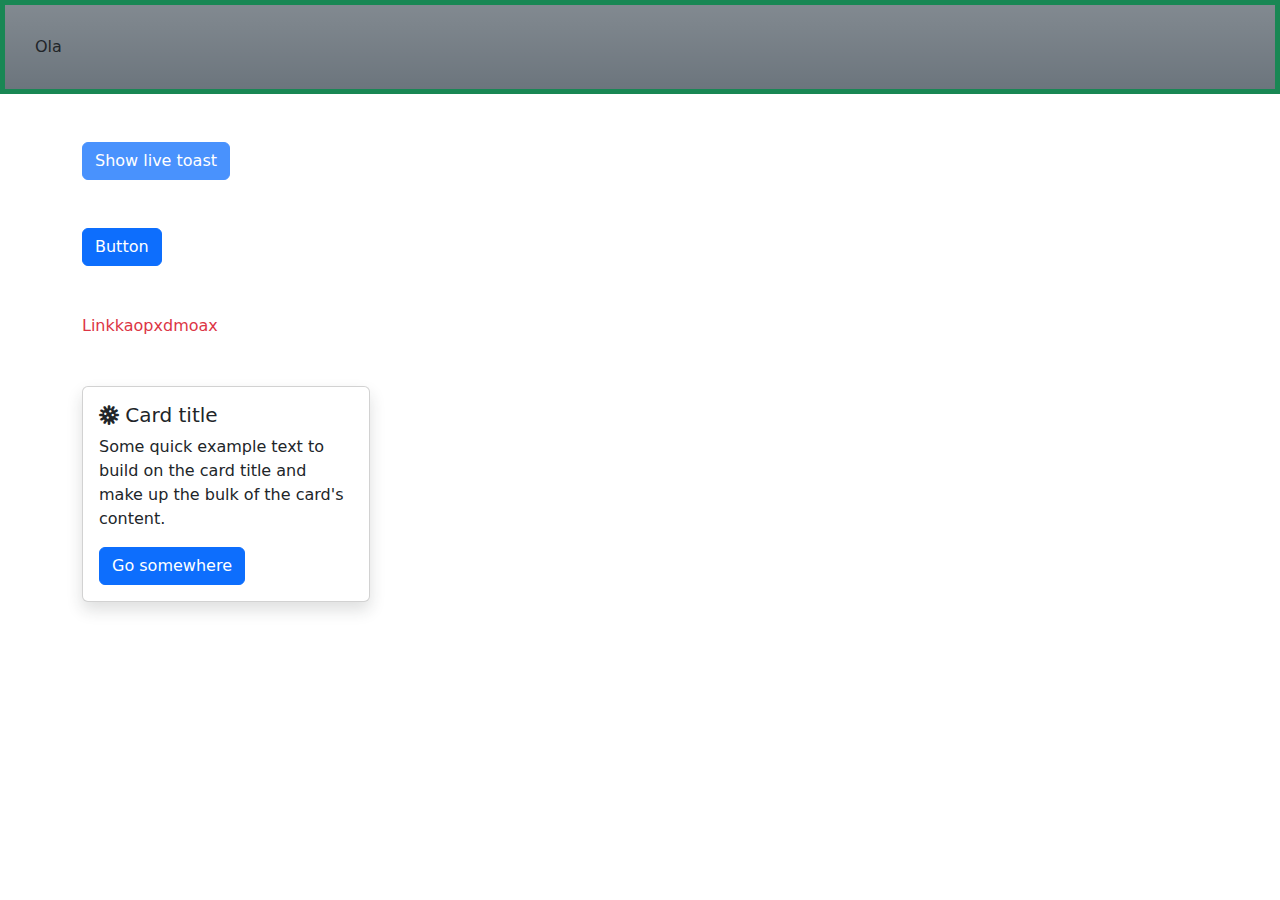
<file: index.html>
<!DOCTYPE html>
<html lang="pt-br">
<head>
    <meta charset="UTF-8">
    <meta http-equiv="X-UA-Compatible" content="IE=edge">
    <meta name="viewport" content="width=device-width, initial-scale=1.0">
    <link rel="stylesheet" href="css/bootstrap.min.css">
    <!--Esse é o link do css, q possui um monte de icones do bootstrap-->
    <link rel="stylesheet" href="https://cdn.jsdelivr.net/npm/bootstrap-icons@1.10.3/font/bootstrap-icons.css">
    <link rel="stylesheet" href="css/outrosestilos.css">
    <style>
      /* E esse é o pacote de icones sendo importados*/
      @import url("https://cdn.jsdelivr.net/npm/bootstrap-icons@1.10.3/font/bootstrap-icons.css");
    </style>
    <title>Document</title>
</head>
<body>
  <!--Esse é o efeito gradiente, ta no doc na utilities/background-->
<div style="padding: 30px;" class="bg-secondary bg-gradient border border-success border-5 ">
  <p style="padding-bottom: 0; margin: 0;" >Ola</p>
</div>
<div class="container">
  <div class="row">
    <div class="col-6 mt-5">
      <!--Esse é o toast é basicamente uma notificação, q pode ser usada por exemplo quando um usuário se cadastar no site, ai mostra tipo: cadastrado com sucesso!-->
      <!--Esse é o opacity que esta no doc utilites/opacity, ele deixa esse efeito-->
      <button type="button" class="btn btn-primary opacity-75" id="liveToastBtn">Show live toast</button>
      <!--Com essas classes top-50,end-0,etc.. faz com que a notificação fique no meio a direita, tem várias posições no doc components/toasts-->
      <div class="toast-container position-fixed bottom-0 end-0 p-3 top-50 end-0 translate-middle-y">
        <!--Essa propriedade delay é para colocar a quantidade de tempo q vc quer fiquei mostrando a notificação, nesse caso é 10000ms, então da 10 segundos-->
        <div id="liveToast" data-bs-delay="10000" class="toast bg-danger" role="alert" aria-live="assertive" aria-atomic="true">
          <div class="toast-header">
          <img style="width: 20%;" src="img/agnar.jpg" class="rounded me-2">
          <strong class="me-auto">OLHA O TÍTULO</strong>
          <small>Faz alguns minutos</small>
          <button type="button" data-bs-toggle="tooltip" title="Another tooltip" data-bs-placement="top"class="btn-close" data-bs-dismiss="toast" aria-label="Close"></button>
      </div>
        <div class="toast-body">
        <b>Isso é uma mensagem</b>
      </div>
        </div>
      </div>
    </div>
  </div>
  <button class="btn btn-primary mt-5" data-bs-toggle="tooltip" title="tooltip" data-bs-placement="top" type="submit">Button</button>

  <a href="#" style="display: block; text-decoration: none;" class="mt-5 link-danger">Linkkaopxdmoax</a>

  <div class="mt-5">
    <!--Essa classe shadow, deixa esse efeito 3d, tem varios tipos no doc utilities/shadow-->
    <div class="card shadow" style="width: 18rem;">
      <div class="card-body">
        <!--Isso é um icone do bootstrap, é só colar o comando q esta na pagina, ou colocar entre <i> e colcoar a classe, q é o bi de bootstrap e icone ai depois acresentar o bi mais o nome do icone-->
        <h5 class="card-title"><i class="bi bi-virus"></i> Card title</h5>
        <p class="card-text">Some quick example text to build on the card title and make up the bulk of the card's content.</p>
        <!--Com essa clase stretched-link, faz com que todo o card seja clicavel com o link q esta no botão, mas a div pai tem q ter posição relative, normalmente os cards do bootstrap ja são, mas isso pode ser usado em outros lugares então tem q ter essa posição-->
        <a href="#" class="btn btn-primary stretched-link">Go somewhere</a>
      </div>
    </div>
  </div>

  <!--<div class="mt-5">
    <div class="ratio ratio-16x9">
      <iframe src="https://www.youtube.com/embed/nOxRUSgUR4?rel=0" title="YouTube video" allowfullscreen></iframe>-->
    </div>
  </div>
</div>





<script>
  const tooltipTriggerList = document.querySelectorAll('[data-bs-toggle="tooltip"]')
  const tooltipList = [...tooltipTriggerList].map(tooltipTriggerEl => new bootstrap.Tooltip(tooltipTriggerEl))
</script> 

<script>
  const toastTrigger = document.getElementById('liveToastBtn')
const toastLiveExample = document.getElementById('liveToast')
if (toastTrigger) {
  toastTrigger.addEventListener('click', () => {
    const toast = new bootstrap.Toast(toastLiveExample)

    toast.show()
  })
}
</script>
<script src="js/bootstrap.bundle.min.js"></script>
</body>
</html>
</file>
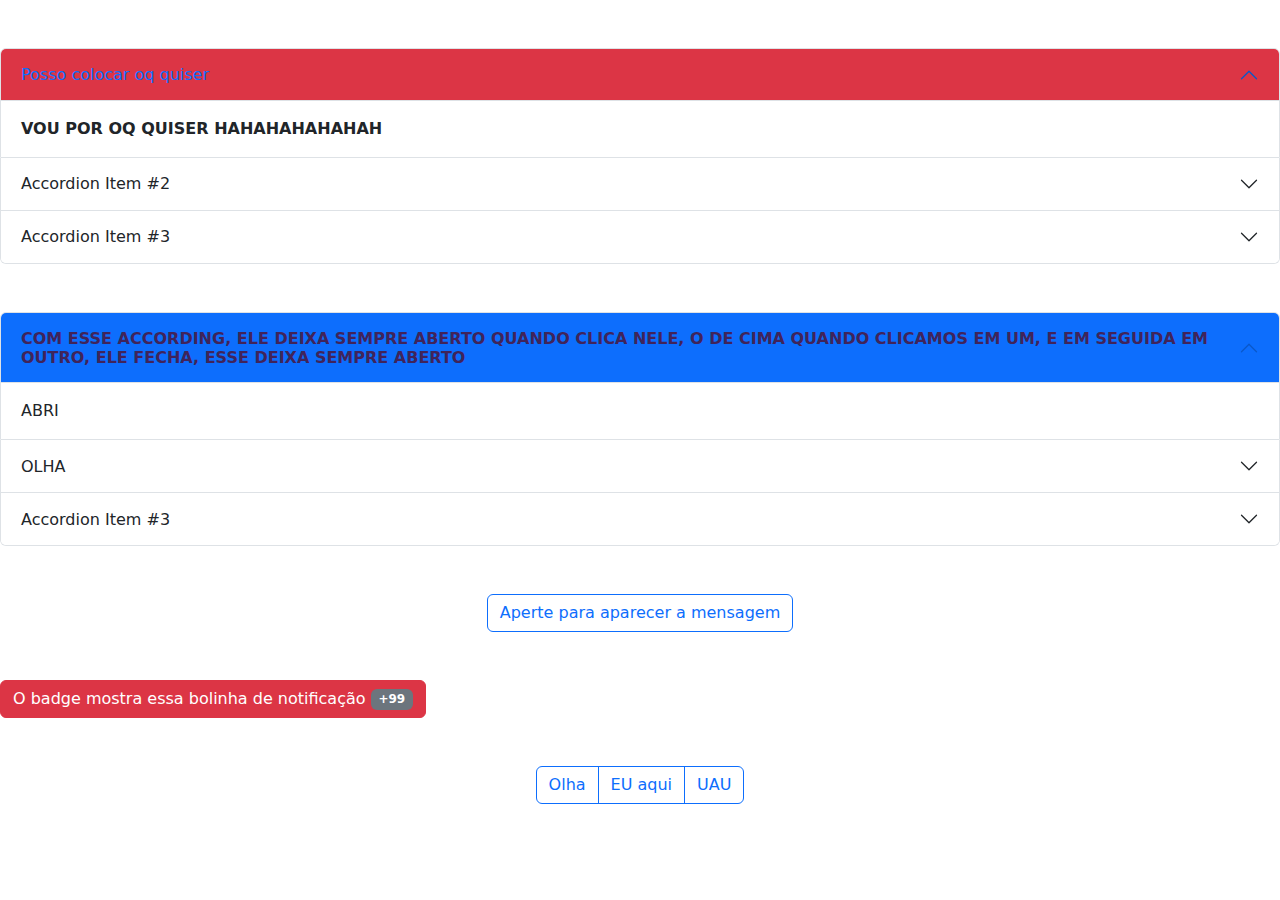
<file: according-button-alert-etc.html>
<!DOCTYPE html>
<html lang="pt-br">
<head>
    <meta charset="UTF-8">
    <meta http-equiv="X-UA-Compatible" content="IE=edge">
    <meta name="viewport" content="width=device-width, initial-scale=1.0">
    <link rel="stylesheet" href="css/bootstrap.min.css">
    <title>Document</title>
</head>
<body>
  <!--Esse é um according-->
<div class="mb-5 mt-5">
  <div class="accordion" id="accordionExample">
    <div class="accordion-item">
      <h2 class="accordion-header" id="headingOne">
        <!--Com o bg-mais uma cor do bootstrap, ele muda a cor do background, com o text-mais uma cor do bootstrap, ele muda a cor do texto-->
        <button class="accordion-button bg-danger text-primary" type="button" data-bs-toggle="collapse" data-bs-target="#collapseOne" aria-expanded="true" aria-controls="collapseOne">
          Posso colocar oq quiser
        </button>
      </h2>
      <div id="collapseOne" class="accordion-collapse collapse show" aria-labelledby="headingOne" data-bs-parent="#accordionExample">
        <div class="accordion-body">
          <b>VOU POR OQ QUISER HAHAHAHAHAHAH</b>
        </div>
      </div>
    </div>
    <div class="accordion-item">
      <h2 class="accordion-header" id="headingTwo">
        <button class="accordion-button collapsed" type="button" data-bs-toggle="collapse" data-bs-target="#collapseTwo" aria-expanded="false" aria-controls="collapseTwo">
          Accordion Item #2
        </button>
      </h2>
      <div id="collapseTwo" class="accordion-collapse collapse" aria-labelledby="headingTwo" data-bs-parent="#accordionExample">
        <div class="accordion-body">
          <strong>This is the second item's accordion body.</strong> It is hidden by default, until the collapse plugin adds the appropriate classes that we use to style each element. These classes control the overall appearance, as well as the showing and hiding via CSS transitions. You can modify any of this with custom CSS or overriding our default variables. It's also worth noting that just about any HTML can go within the <code>.accordion-body</code>, though the transition does limit overflow.
        </div>
      </div>
    </div>
    <div class="accordion-item">
      <h2 class="accordion-header" id="headingThree">
        <button class="accordion-button collapsed" type="button" data-bs-toggle="collapse" data-bs-target="#collapseThree" aria-expanded="false" aria-controls="collapseThree">
          Accordion Item #3
        </button>
      </h2>
      <div id="collapseThree" class="accordion-collapse collapse" aria-labelledby="headingThree" data-bs-parent="#accordionExample">
        <div class="accordion-body">
          <strong>This is the third item's accordion body.</strong> It is hidden by default, until the collapse plugin adds the appropriate classes that we use to style each element. These classes control the overall appearance, as well as the showing and hiding via CSS transitions. You can modify any of this with custom CSS or overriding our default variables. It's also worth noting that just about any HTML can go within the <code>.accordion-body</code>, though the transition does limit overflow.
        </div>
      </div>
    </div>
  </div>
</div>

<div class="mt-5 mb-5">
  <div class="accordion" id="accordionPanelsStayOpenExample">
    <div class="accordion-item">
      <h2 class="accordion-header" id="panelsStayOpen-headingOne">
        <button style="color: rgb(64, 36, 90);" class="accordion-button bg-primary" type="button" data-bs-toggle="collapse" data-bs-target="#panelsStayOpen-collapseOne" aria-expanded="true" aria-controls="panelsStayOpen-collapseOne">
          <b>COM ESSE ACCORDING, ELE DEIXA SEMPRE ABERTO QUANDO CLICA NELE, O DE CIMA QUANDO CLICAMOS EM UM, E EM SEGUIDA EM OUTRO, ELE FECHA, ESSE DEIXA SEMPRE ABERTO</b>
        </button>
      </h2>
      <div id="panelsStayOpen-collapseOne" class="accordion-collapse collapse show" aria-labelledby="panelsStayOpen-headingOne">
        <div class="accordion-body">
          ABRI
        </div>
      </div>
    </div>
    <div class="accordion-item">
      <h2 class="accordion-header" id="panelsStayOpen-headingTwo">
        <button class="accordion-button collapsed" type="button" data-bs-toggle="collapse" data-bs-target="#panelsStayOpen-collapseTwo" aria-expanded="false" aria-controls="panelsStayOpen-collapseTwo">
          OLHA
        </button>
      </h2>
      <div id="panelsStayOpen-collapseTwo" class="accordion-collapse collapse" aria-labelledby="panelsStayOpen-headingTwo">
        <div class="accordion-body">
          TO ABERTO
        </div>
      </div>
    </div>
    <div class="accordion-item">
      <h2 class="accordion-header" id="panelsStayOpen-headingThree">
        <button class="accordion-button collapsed" type="button" data-bs-toggle="collapse" data-bs-target="#panelsStayOpen-collapseThree" aria-expanded="false" aria-controls="panelsStayOpen-collapseThree">
          Accordion Item #3
        </button>
      </h2>
      <div id="panelsStayOpen-collapseThree" class="accordion-collapse collapse" aria-labelledby="panelsStayOpen-headingThree">
        <div class="accordion-body">
          <strong>This is the third item's accordion body.</strong> It is hidden by default, until the collapse plugin adds the appropriate classes that we use to style each element. These classes control the overall appearance, as well as the showing and hiding via CSS transitions. You can modify any of this with custom CSS or overriding our default variables. It's also worth noting that just about any HTML can go within the <code>.accordion-body</code>, though the transition does limit overflow.
        </div>
      </div>
    </div>
  </div>
</div>
<!--Tem vários tipos de alertas, no component/alerts-->
<!--Usando o d-none, o display ficará none, desta maneira a mensagem irá sumir-->
<div class=" d-none alert alert-warning alert-dismissible fade show" id="Alertando" role="alert">
  <strong>Estou em negrito, mas como sou strong tenho mais valor para o navegador</strong>, lembre-se disso!
  <button type="button" class="btn-close" data-bs-dismiss="alert" aria-label="Close"></button>
</div>
<div class="mb-5 text-center">
  <button onclick="apareca()" type="button" class="btn btn-outline-primary">Aperte para aparecer a mensagem</button>
</div>

<div class="mb-5">
  <!--Da para alterar a cor colando btn-nome da cor ou fazer usando o style, o texto muda colcoando text-nome da cor, na parte de components/badge tem vários modos de usar essa notificação-->
  <!--nessa mesma documentação tem a parte de breadcump, q seria a propriedade q mostra o caminho, tipo vc ta no menu/configurações/atualização , tipo isso -->
  <button type="button" class="btn btn-danger">
    O badge mostra essa bolinha de notificação <span class="badge text-bg-secondary">+99</span>
  </button>
</div>

<div class="mb-5 text-center">
  <!--Bem, esse é o buttongroup, é basicamente um monete de botão junto, esse é tipo radio da para amrcar vários ao mesmo tempo, tem vários tipos na doc components/buttongroup -->
  <div class="btn-group" role="group" aria-label="Basic checkbox toggle button group">
    <input type="checkbox" class="btn-check" id="btncheck1" autocomplete="off">
    <label class="btn btn-outline-primary" for="btncheck1">Olha</label>
  
    <input type="checkbox" class="btn-check" id="btncheck2" autocomplete="off">
    <label class="btn btn-outline-primary" for="btncheck2">EU aqui</label>
  
    <input type="checkbox" class="btn-check" id="btncheck3" autocomplete="off">
    <label class="btn btn-outline-primary" for="btncheck3">UAU</label>
  </div>
</div>

<script src="js/bootstrap.bundle.min.js"></script>
<script>
  //Com esse mini scirpt feito em javascript, faz com que quando o botão é clicado, aquele alerta apareça.
  function apareca(){
    var Alertando = document.getElementById('Alertando')
    Alertando.classList.toggle('d-none')
  }
</script>
</body>
</html>
</file>
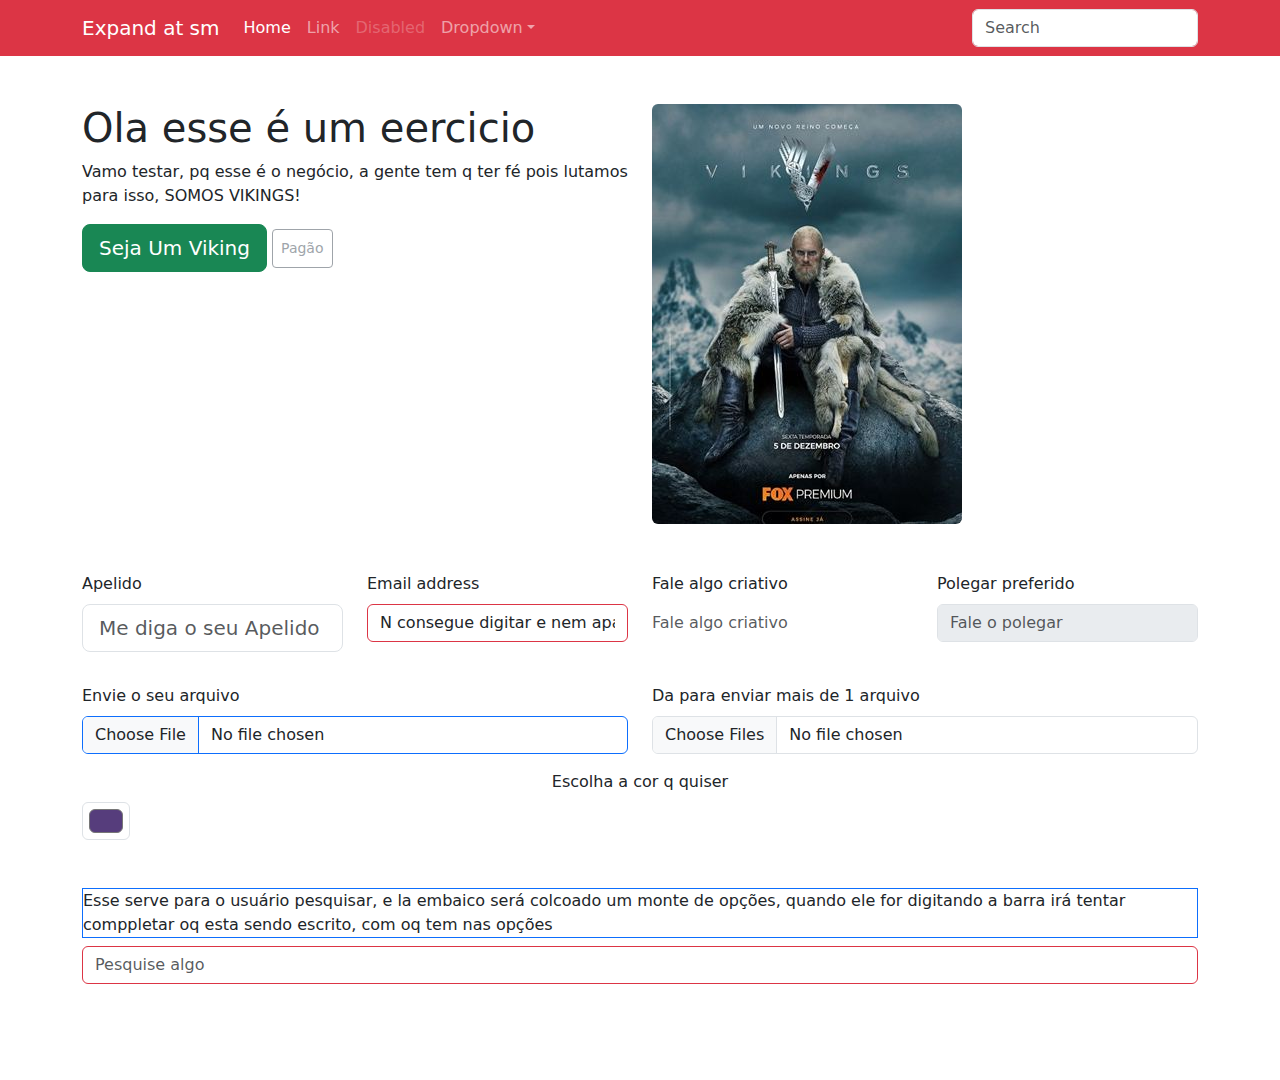
<file: Formularios+navbar+tabelas,etc.html>
<!DOCTYPE html>
<html lang="pt-br">
<head>
    <meta charset="UTF-8">
    <meta http-equiv="X-UA-Compatible" content="IE=edge">
    <meta name="viewport" content="width=device-width, initial-scale=1.0">
    <link rel="stylesheet" href="css/bootstrap.min.css">
    <title>Document</title>
</head>
<body>
    <!--Para mudar a cor desse cabeçalho, é só colocar o bg- e coloacr o nome q esta la na documentação do bootstrap, nesse caso foi o danger q é o vermelho, ou coloque a cor no modo tradicional, o style: background-color: e a cor (CSS), e a cor da fonte pode mudar no navbar-, e o nome nesse caso o dark deixa elas branca e o light deixa preto-->
    <nav class="navbar navbar-expand-sm navbar-dark bg-danger" aria-label="Third navbar example">
        <!--O container é meio q a forma de deixar o conteúdo em um bloco, o bootstrap já tem classes pré prontas, se eu colocar a class container e um div e por em volta na navbar, ele irá meio q da uma margem nos lados(meio q colocando em uma caixa) se eu colocar dentro da navbar cmomo agora, o fluid significa q ele vai preencher a área toda, mas se tirar ele irá deixar a margem no conteúdo-->
        <div class="container">
          <a class="navbar-brand" href="#">Expand at sm</a>
          <button class="navbar-toggler" type="button" data-bs-toggle="collapse" data-bs-target="#navbarsExample03" aria-controls="navbarsExample03" aria-expanded="false" aria-label="Toggle navigation">
            <span class="navbar-toggler-icon"></span>
          </button>
    
          <div class="collapse navbar-collapse" id="navbarsExample03">
            <ul class="navbar-nav me-auto mb-2 mb-sm-0">
              <li class="nav-item">
                <a class="nav-link active" aria-current="page" href="#">Home</a>
              </li>
              <li class="nav-item">
                <a class="nav-link" href="#">Link</a>
              </li>
              <li class="nav-item">
                <a class="nav-link disabled">Disabled</a>
              </li>
              <li class="nav-item dropdown">
                <a class="nav-link dropdown-toggle" href="#" data-bs-toggle="dropdown" aria-expanded="false">Dropdown</a>
                <ul class="dropdown-menu">
                  <li><a class="dropdown-item" href="#">Action</a></li>
                  <li><a class="dropdown-item" href="#">Another action</a></li>
                  <li><a class="dropdown-item" href="#">Something else here</a></li>
                </ul>
              </li>
            </ul>
            <form role="search">
              <input class="form-control" type="search" placeholder="Search" aria-label="Search">
            </form>
          </div>
        </div>
      </nav>
      <!--Estou utilizando classes já prontas, só pelos nomes já dá para imaginar, o row é em formato de linha , o col é emcoluna, container é para deixar tipo em caixa com aqueles espaços ao lado, colando col-algum número, da par alterar o seu tamanho na tela, quando esta dentro de um container o tamanho total é 12. O border é a as bordas né, e o bg é a cor do fundo como visto antes-->
      <div class="container">
        <div class="row">
            <!--Quando é colocando o lg depois do col, quer dizer q essa configuração de tamanho só vai ser feita em telas largas, na documentação tem as abreviaçãoes de vários tipos de telas, junto com os seus pixels(layouts/breakponts). Da para colocar mais de uma configuração de telas, colocando por exemplo o col-md, col-sm com os seus respectivos tamanhos, toda vez q o aparelho for sm vai ter essa configuração e por ai vai-->

            <!--Com a classe m é possivel colocar a margem, é só colcoar o m  e adireção no caso mt é margin top, na documentação na aprte de utilities e spacing, mostra as direções certas e o espaço pode varia de 1 a 5, o 5 é o maior, o padding é a mesma coisa só q é p inves de m-->
            <div class="col-md-6 col-sm-7 mt-5 " >
                <h1>Ola esse é um eercicio</h1>
                <p>Vamo testar, pq esse é o negócio, a gente tem q ter fé pois lutamos para isso, SOMOS VIKINGS!</p>
                <!--Isso abaixo é um botão, só troquei o bottom pelo a, para poder colcoar link caso queira, com o btn-lg, eu aumentei o tamnho do botão, se colocasse o btn- sm ele ficaria menor e por ai vai...-->
                <a href="#" class="btn btn-success btn-lg ">Seja Um Viking</a>
                <button type="button" class="btn btn-outline-secondary btn-sm p-2" disabled>Pagão</button>
            </div>
            <!--A classe img-fluid é tipo o max-width ou o cover, q faz com q a imagem se adapt ao tamanho do bloco tipo colcoar o width em 100%-->
            <div class="col-md-6 col-sm-5 mt-5">
                <!--O img-thumbnail faz com que a imagem fique com uma moldura em volta, o rounded faz com que as bordas fiquem arredondadas, caso queira alterar a posição dela, na documentação, cotnent/images mostrar os comandos certos-->
                <img class="img-fluid rounded mb-5" src="img/vikings.jpg">
            </div>
            
            <div class="mb-5">
              <div class="row">
                <div class="col">
                  <div class="mb-3">
                    <label for="Apelido" class="form-label">Apelido</label>
                    <!--Colocando o form-control-lg, o campo do formulário ficara maior, se colocar sm icará pequeno, para ver melhor é so ir nos docs, forms/control-forms-->
                    <input type="text" class="form-control form-control-lg id="Apelido" placeholder="Me diga o seu Apelido">
                  </div>
                </div>
                <div class="col">
                  <div class="mb-3">
                    <label for="exampleFormControlInput1" class="form-label">Email address</label>
                    <!--Colocando o readonly no final, e colocando um value q no caso é algo q ficara escrito no campo, o usuario so consegue ler e copiar oq esta escrito. Com a classe border border-e u nome de cor q desejar q tem no bootstrap, a cor das bordas do input serão alteradas-->
                    <input type="email" class=" border border-danger form-control" id="exampleFormControlInput1" value="N consegue digitar e nem apagar, só copiar" placeholder="name@example.com"  readonly>
                  </div>
                </div>
                <div class="col">
                  <div class="mb-3">
                    <label for="criatividade" class="form-label">Fale algo criativo</label>
                    <!--Com a clase form-control-plaintext, as bordas do input somem, somente quando o usuário clica aparece-->
                    <input type="text" class="form-control form-control-plaintext" id="criatividade"  placeholder="Fale algo criativo">
                  </div>
                </div>
                <div class="col">
                  <div class="mb-3">
                    <label for="polegar" class="form-label">Polegar preferido</label>
                    <!--QUando é colocado o disabled no final, n é possivel preencher o campo-->
                    <input type="text" class="form-control" id="polegar" placeholder="Fale o polegar" disabled>
                  </div>
                </div>
              </div>
             <div> 
              <div class="row">
              <div class="col">
                <div class="mb-3 mt-3">
                <!--Esse campo permite q o usuário escolha uma arquivo para enviar, pode ser formatado da mesma maneira q os outros-->
                <label for="formFile" class="form-label">Envie o seu arquivo</label>
                <input class="form-control border border-primary" type="file" id="formFile">
              </div>
            </div>
              <div class="col">
               <div class="mb-3 mt-3">
                <label for="formFileMultiple" class="form-label">Da para enviar mais de 1 arquivo</label>
                <!--Colocando esse multiple no final, faz com q seja possível colcoar mais de 1 arquivo-->
                <input class="form-control" type="file" id="formFileMultiple" multiple>
              </div>
              
              </div>
            </div>
            </div>
            <!--Com esse é possível escolher uma cor-->
            <div class="text-center">
             <label for="exampleColorInput" class="form-label">Escolha a cor q quiser</label>
             <input type="color" class="form-control form-control-color" id="exampleColorInput" value="#563d7c" title="Choose your color">
            </div>
            <div class="mt-5 mb-5">
            <label for="exampleDataList" class="form-label border border-primary">Esse serve para o usuário pesquisar, e la embaico será colcoado um monte de opções, quando ele for digitando a barra irá tentar comppletar oq esta sendo escrito, com oq tem nas opções</label>
            <input class="form-control border border-danger" list="datalistOptions" id="exampleDataList" placeholder="Pesquise algo">
            <datalist id="datalistOptions">
              <option value="San Francisco">
              <option value="New York">
              <option value="Seattle">
              <option value="Los Angeles">
              <option value="Chicago">
              <option value="fruta">
              <option value="abacate"> 
            </datalist>
          </div>
          </div>
      </div>
<script src="js/bootstrap.bundle.min.js"></script>
</body>
</html>
</file>
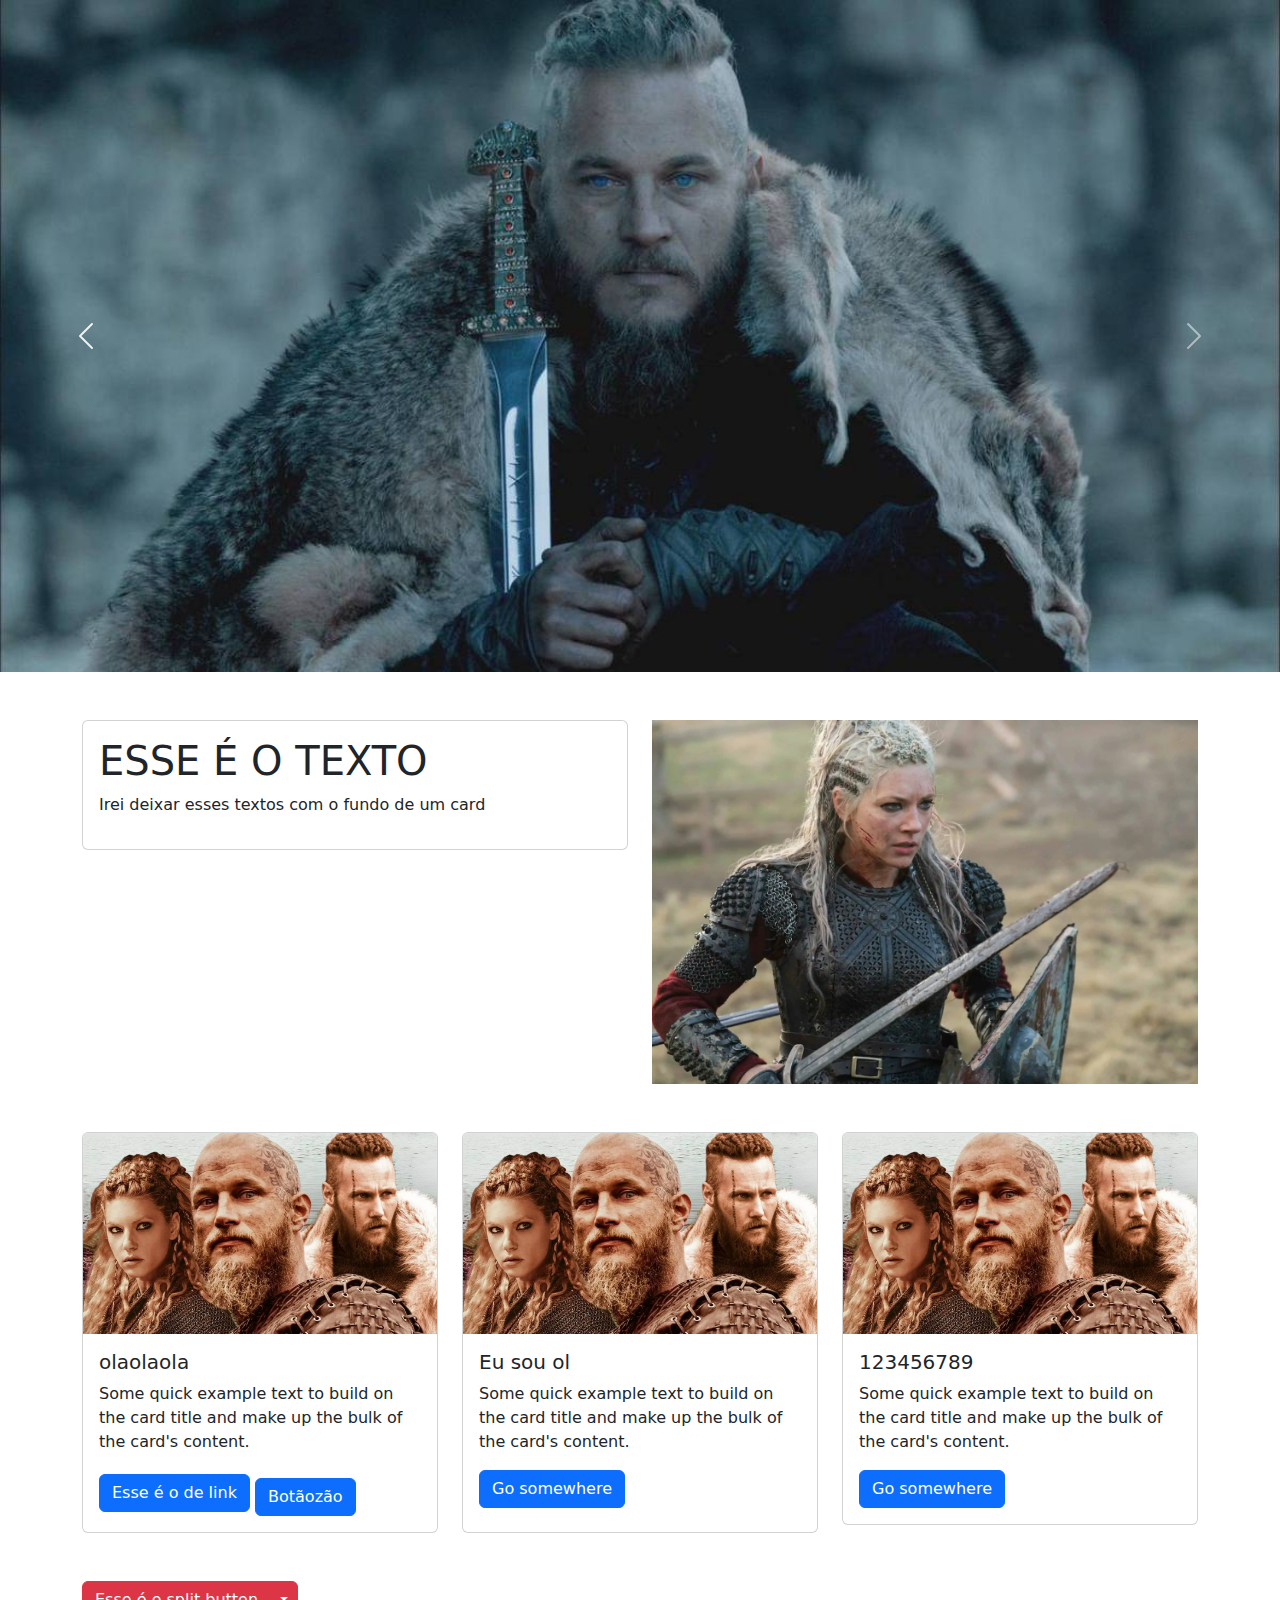
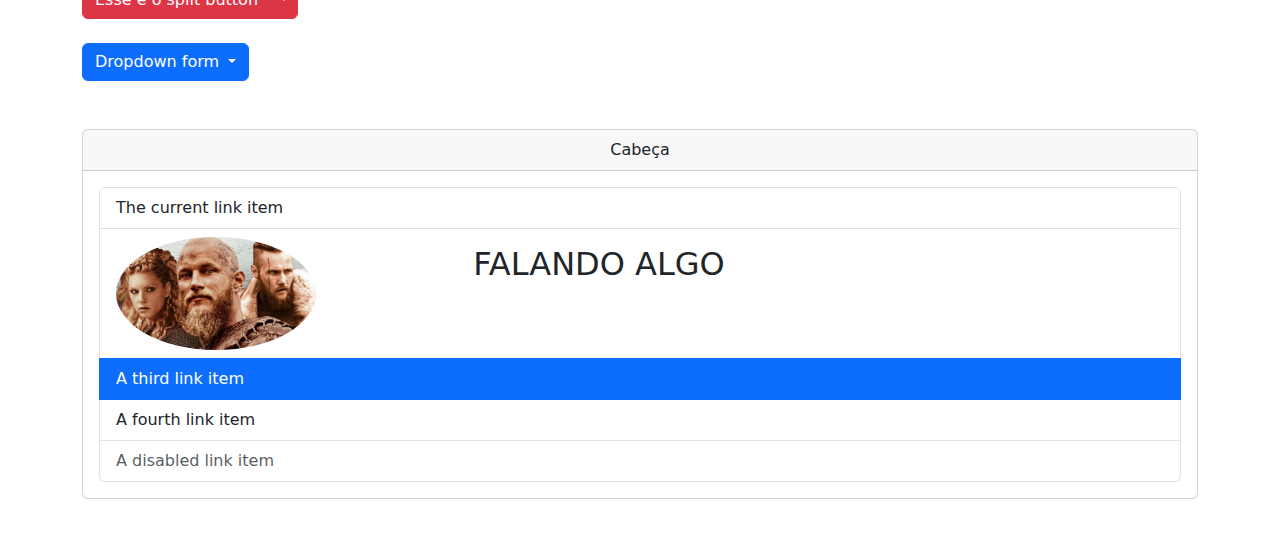
<file: Listsgroups+dropdwon+cards+etc.html>
<!DOCTYPE html>
<html lang="pt-br">

<head>
  <meta charset="UTF-8">
  <meta http-equiv="X-UA-Compatible" content="IE=edge">
  <meta name="viewport" content="width=device-width, initial-scale=1.0">
  <link rel="stylesheet" href="css/bootstrap.min.css">
  <title>Document</title>
</head>

<body>
  <div class="row">
    <!--Esses são os carroseus, n precisa ser necessariamente imagens neles, podem ser qualquer componente, cards,forms,videos,etc... esse é o autoplaying, ele fica passando automaticamente, la na class do carousel, tem o carousel-fade q é esse efeito q esta passando-->
    <div id="carouselExampleAutoplaying" class="carousel slide carousel-fade" data-bs-ride="carousel">
      <div class="carousel-inner">
        <div class="carousel-item active">
          <img src="img/agnar.jpg" class="d-block w-100" alt="...">
        </div>
        <div class="carousel-item">
          <img src="img/alexander-ludwig-vikings-season-6-history.jpg" class="d-block w-100" alt="...">
        </div>
        <div class="carousel-item">
          <img src="img/encarar.jpg" class="d-block w-100" alt="...">
        </div>
      </div>
      <button class="carousel-control-prev" type="button" data-bs-target="#carouselExampleAutoplaying"
        data-bs-slide="prev">
        <span class="carousel-control-prev-icon" aria-hidden="true"></span>
        <span class="visually-hidden">Previous</span>
      </button>
      <button class="carousel-control-next" type="button" data-bs-target="#carouselExampleAutoplaying"
        data-bs-slide="next">
        <span class="carousel-control-next-icon" aria-hidden="true"></span>
        <span class="visually-hidden">Next</span>
      </button>
    </div>
  </div>
  <div class="container">
    <div class="row">
      <div class="col-6 mt-5">
        <div class="card">
          <div class="card-body">
            <p class="h1">ESSE É O TEXTO</p>
            <p>Irei deixar esses textos com o fundo de um card</p>
          </div>
        </div>
      </div>
      <div class="col-6 mt-5">
        <img class="img-fluid" src="img/largetyha.jpg">
      </div>
      <div class="col-4 mt-5 mb-5">
        <div class="card">
          <img src="img/Vikings-7-temp.jpg" class="card-img-top img-fluid" alt="...">
          <div class="card-body">
            <h5 class="card-title">olaolaola</h5>
            <p class="card-text">Some quick example text to build on the card title and make up the bulk of the card's
              content.</p>
            <!--Esse é o collapse, esta no doc componentes/collapse. Com ele é possóvel q quando vc clica no botão ou no link, aparece uma mensagem embaixo, tem alguns tipos na documentação-->
            <a class="btn btn-primary" data-bs-toggle="collapse" href="#collapseExample" role="button"
              aria-expanded="false" aria-controls="collapseExample">
              Esse é o de link
            </a>
            <button class="btn btn-primary mt-2" type="button" data-bs-toggle="collapse"
              data-bs-target="#collapseExample" aria-expanded="false" aria-controls="collapseExample">
              Botãozão
            </button>

            <div class="collapse" id="collapseExample">
              <div class="card card-body">
                Some placeholder content for the collapse component. This panel is hidden by default but revealed when
                the user activates the relevant trigger.
              </div>
            </div>
          </div>
        </div>
      </div>
      <div class="col-4 mt-5 mb-5">
        <div class="card h-100 ">
          <img src="img/Vikings-7-temp.jpg" class="card-img-top img-fluid" alt="...">
          <div class="card-body">
            <h5 class="card-title">Eu sou ol</h5>
            <p class="card-text">Some quick example text to build on the card title and make up the bulk of the card's
              content.</p>
            <a href="#" class="btn btn-primary">Go somewhere</a>
          </div>
        </div>
      </div>
      <div class="col-4 mt-5 mb-5">
        <!--Quando coloca no class do card o h-100, faz com que todos os cards sigam o mesmo padrão de tamanho-->
        <!--Mais exemplos de cards estão no doc components/cardse-->
        <div class="card">
          <img src="img/Vikings-7-temp.jpg" class="card-img-top img-fluid" alt="...">
          <div class="card-body">
            <h5 class="card-title">123456789</h5>
            <p class="card-text">Some quick example text to build on the card title and make up the bulk of the card's
              content.</p>
            <a href="according-button-alert-etc.html" class="btn btn-primary">Go somewhere</a>
          </div>
        </div>
      </div>
    </div>
    <div class="mb-5">
      <!--Com esse split button, são dois botões juntos aquele q tem aglo escrito leva apra um lugar e o da seta mostra as opções esse é um estilo de dropdown-->
      <div class="btn-group">
        <button type="button" class="btn btn-danger">Esse é o split button</button>
        <button type="button" class="btn btn-danger dropdown-toggle dropdown-toggle-split" data-bs-toggle="dropdown"
          aria-expanded="false">
          <span class="visually-hidden">Toggle Dropdown</span>
        </button>
        <!--Com esse clase dropdown-menu dark, a cor do menu mudax'-->
        <ul class="dropdown-menu dropdown-menu-dark">
          <li><a class="dropdown-item" href="#">ola</a></li>
          <li><a class="dropdown-item" href="#">Diferente</a></li>
          <!-- o Disabled é para desativar a opção-->
          <li><a class="dropdown-item disabled" href="#">dois botões</a></li>
          <li>
            <hr class="dropdown-divider">
          </li>
          <li><a class="dropdown-item" href="#">juntos</a></li>
        </ul>
      </div>
      <div class="mt-4">
        <!--Existem vários tipos de dropdowns, é só ver no doc components/dropdown-->
        <div class="dropdown">
          <button type="button" class="btn btn-primary dropdown-toggle" data-bs-toggle="dropdown" aria-expanded="false"
            data-bs-auto-close="outside">
            Dropdown form
          </button>
          <form class="dropdown-menu p-4">
            <div class="mb-3">
              <label for="exampleDropdownFormEmail2" class="form-label">Email address</label>
              <input type="email" class="form-control" id="exampleDropdownFormEmail2" placeholder="email@example.com">
            </div>
            <div class="mb-3">
              <label for="exampleDropdownFormPassword2" class="form-label">Password</label>
              <input type="password" class="form-control" id="exampleDropdownFormPassword2" placeholder="Password">
            </div>
            <div class="mb-3">
              <div class="form-check">
                <input type="checkbox" class="form-check-input" id="dropdownCheck2">
                <label class="form-check-label" for="dropdownCheck2">
                  Remember me
                </label>
              </div>
            </div>
            <button type="submit" class="btn btn-primary">Sign in</button>
          </form>
        </div>
        <!--Esse é o list group, da para criar várias listas, como o exemplo abaixo no doc components/listsgroups tem vários-->
        <div class="mt-5">
          <div class="card">
            <div class="card-header text-center">
              Cabeça
            </div>
            <div class="card-body">
              <div class="list-group">
                <a href="#" class="list-group-item list-group-item-action" aria-current="true">
                  The current link item
                </a>
                <a href="#" class="list-group-item list-group-item-action">
                  <div class="row">
                    <div class="col-4">
                      <img style="width: 60%;" class="rounded-circle" src="img/Vikings-7-temp.jpg">
                    </div>
                    <div class="col-8 mt-2 ">
                      <p class="h2">FALANDO ALGO</p>
                    </div>
                  </div>
                </a>
                <a href="#" class="list-group-item list-group-item-action active">A third link item</a>
                <a href="#" class="list-group-item list-group-item-action">A fourth link item</a>
                <a class="list-group-item list-group-item-action disabled">A disabled link item</a>
              </div>
            </div>
          </div>
        </div>
      </div>
    </div>
  </div>







  <script src="js/bootstrap.bundle.min.js"></script>
</body>

</html>
</file>
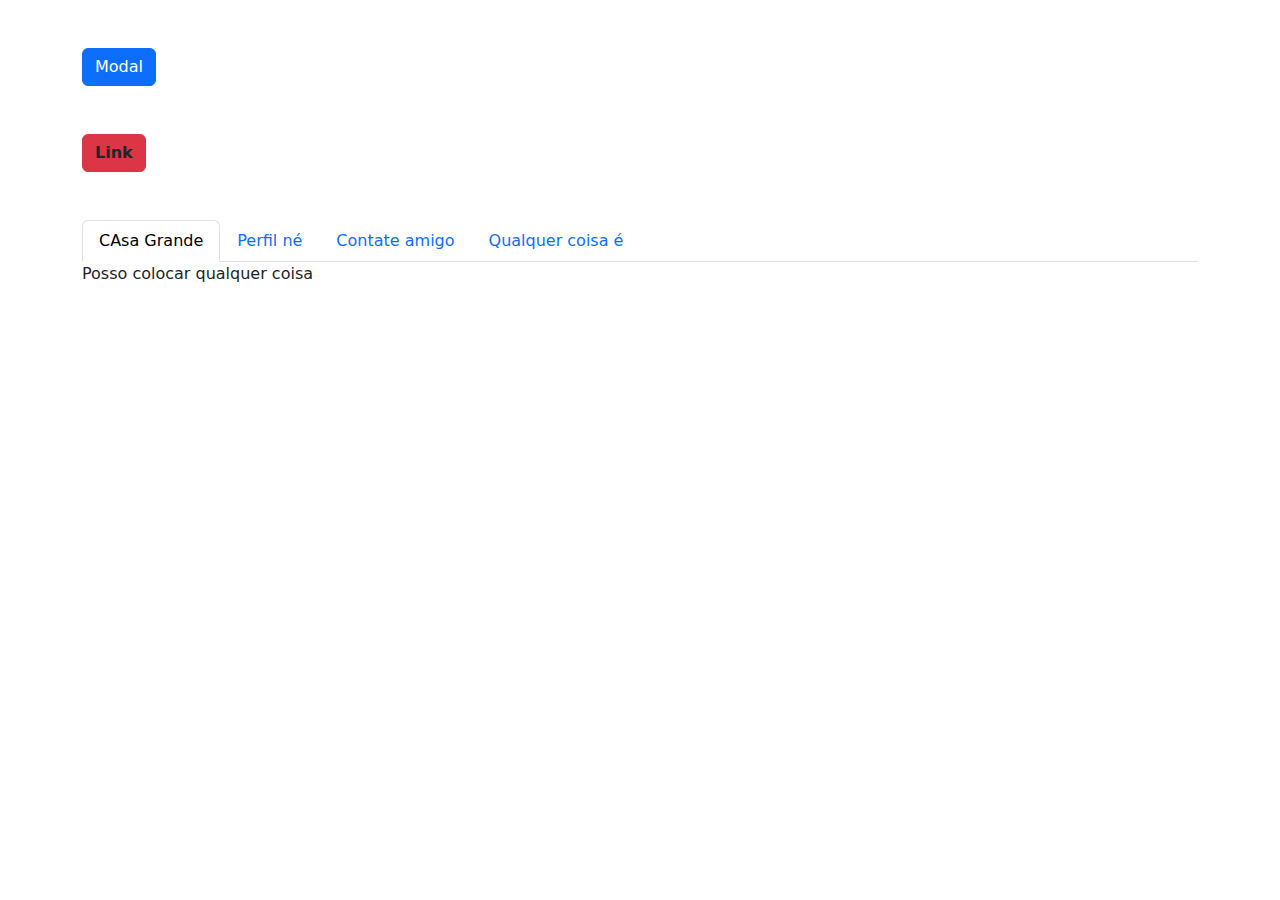
<file: NavseTabs+Modal.html>
<!DOCTYPE html>
<html lang="pt-br">
<head>
    <meta charset="UTF-8">
    <meta http-equiv="X-UA-Compatible" content="IE=edge">
    <meta name="viewport" content="width=device-width, initial-scale=1.0">
    <link rel="stylesheet" href="css/bootstrap.min.css">
    <link rel="stylesheet" href="css/outrosestilos.css">
    <title>Document</title>
</head>
<body>
  <!--Usando essas propriedades de data-bs, faz com q esse butão chame o modalx-->
  <div class="container mt-5">
    <div class="mb-5">
      <button class="btn btn-primary" data-bs-toggle="modal" data-bs-target="#staticBackdrop" type="submit">Modal</button>
    </div>
    <div>
      <!--Quando é um link, tem q só colocar o data-bs-toggle, e colcoar no href o id do modal, junto com o #-->
      <a class="btn btn-danger text-dark" data-bs-toggle="modal" href="#exampleModal"><b>Link</b></a>
    </div>

    <div class="mb-5 mt-5">
      <!--Esse é os navs tabs, é monte de aba. O conteúdo n é obrogatório ter só texto, pode colocar coutras coisas como: Card, formulários,etc...-->
      <ul class="nav nav-tabs" id="myTab" role="tablist">
        <li class="nav-item" role="presentation">
          <button class="nav-link active" id="home-tab" data-bs-toggle="tab" data-bs-target="#home-tab-pane" type="button" role="tab" aria-controls="home-tab-pane" aria-selected="true">CAsa Grande</button>
        </li>
        <li class="nav-item" role="presentation">
          <button class="nav-link" id="profile-tab" data-bs-toggle="tab" data-bs-target="#profile-tab-pane" type="button" role="tab" aria-controls="profile-tab-pane" aria-selected="false">Perfil né</button>
        </li>
        <li class="nav-item" role="presentation">
          <button class="nav-link" id="contact-tab" data-bs-toggle="tab" data-bs-target="#contact-tab-pane" type="button" role="tab" aria-controls="contact-tab-pane" aria-selected="false">Contate amigo</button>
        </li>
        <!--Quando for colocar uma nova aba, é necessário fazer as trocas dos nomes do id,data-bs-target e aria-controls, O Id e o data-bs, precisam ter o #-->
        <li class="nav-item" role="presentation">
          <button class="nav-link" id="#qualquer-tab" data-bs-toggle="tab" data-bs-target="#qualquer-tab" type="button" role="tab" aria-controls="qualquer-tab" aria-selected="false">Qualquer coisa é</button>
        </li>
      </ul>
      <div class="tab-content" id="myTabContent">
        <div class="tab-pane fade show active" id="home-tab-pane" role="tabpanel" aria-labelledby="home-tab" tabindex="0">Posso colocar qualquer coisa</div>
        <div class="tab-pane fade" id="profile-tab-pane" role="tabpanel" aria-labelledby="profile-tab" tabindex="0">Esse fade é apra ter esse efeito</div>
        <div class="tab-pane fade" id="contact-tab-pane" role="tabpanel" aria-labelledby="contact-tab" tabindex="0">Na hora de passar</div>
        <!--Aqui é necessário trocar o id e o arial, para conectar com a aba-->
        <div class="tab-pane fade" id="qualquer-tab" role="tabpanel" aria-labelledby="qualquer-tab" tabindex="0">Qualquer coisa, sabe como é</div>
      </div>
    </div>
  </div>
  




<!--Existem vários tipos de modals q darem para serem usados, é só ir no components/modal-->
 <!-- Modal, os modais normalmente ficam embaixo dos códigos -->
<div class="modal fade" id="staticBackdrop" data-bs-backdrop="static" data-bs-keyboard="false" tabindex="-1" aria-labelledby="staticBackdropLabel" aria-hidden="true">
  <!--Colocando o modal-dialog-centered, o modal irá ficar no meio-->
  <div class="modal-dialog modal-dialog-centered">
    <div class="modal-content">
      <div class="modal-header">
        <h1 class="modal-title fs-5" id="staticBackdropLabel">Modal title</h1>
        <button type="button" class="btn-close" data-bs-dismiss="modal" aria-label="Close"></button>
      </div>
      <div class="modal-body">
        Esse é o static Modal, toda vez q clicar nesse butão ele aparece, e só pode tirar ele quando clicar em alguma opção
      </div>
      <div class="modal-footer">
        <button type="button" class="btn btn-secondary" data-bs-dismiss="modal">Close</button>
        <button type="button" class="btn btn-primary">Understood</button>
      </div>
    </div>
  </div>
</div>

<!-- Esse é o modal, live example, ele é o mais imples se clicar em qualquer lugar ele irá fechar -->
<!-- Modal -->
<div class="modal fade" id="exampleModal" tabindex="-1" aria-labelledby="exampleModalLabel" aria-hidden="true">
  <!--Usando essa classe modal-dialog-scrollable, o modal irá ficar com scroll caso precise-->
  <div class="modal-dialog modal-dialog-scrollable">
    <div class="modal-content">
      <div class="modal-header">
        <h1 class="modal-title fs-5" id="exampleModalLabel">Modal title</h1>
        <button type="button" class="btn-close" data-bs-dismiss="modal" aria-label="Close"></button>
      </div>
      <div class="modal-body">
        <p>Lorem ipsum dolor sit amet consectetur adipisicing elit. Veniam esse quaerat reiciendis. Inventore perspiciatis cumque reiciendis quam animi unde odit voluptates maxime suscipit ex enim ullam, fugit at. Id, eius.</p>
        <p>Aliquam et nihil accusantium accusamus? Pariatur doloremque, voluptatum maxime, in eum odit quaerat a esse ad deleniti provident. Voluptates deserunt vitae perspiciatis enim ullam iusto, eaque dolores fugit praesentium corrupti!</p>
        <p>Doloribus libero voluptas praesentium quia odit laudantium hic, modi provident? Reiciendis neque, et nulla unde numquam perferendis est provident corrupti soluta tenetur veritatis eveniet fugit animi tempora sint sapiente perspiciatis?</p>
        <p>Excepturi vitae velit soluta aut cum esse eum veniam aliquid sed, nisi odit modi itaque, reprehenderit aspernatur perspiciatis? Sequi excepturi est labore veniam. Qui voluptatem minima ducimus atque, ipsam distinctio.</p>
        <p>Temporibus unde explicabo nisi laudantium, placeat velit dolor qui vitae hic vel excepturi ipsum soluta enim sed dolores, saepe iste suscipit quae, mollitia ut quis? At quaerat a corporis commodi?</p>
        <p>Culpa molestias fugit incidunt nesciunt! Adipisci laboriosam distinctio excepturi obcaecati eligendi perferendis recusandae vitae numquam ad harum rem quos qui sapiente assumenda voluptatum, incidunt similique minus quaerat ullam dolorem minima!</p>
        <p>Quas obcaecati sed unde reprehenderit repudiandae aperiam, similique deserunt impedit assumenda dolor quisquam animi. Enim laborum, deserunt perspiciatis voluptatibus eveniet hic eum laboriosam aliquam velit dolorem earum optio minus dignissimos?</p>
        <p>Aliquam rem deserunt sunt tempore, dolorum, enim nihil dolores, natus molestias soluta delectus iure dolore quibusdam hic aliquid vero. Sunt quam assumenda provident possimus inventore velit praesentium asperiores quos fuga.</p>
        <p>Repellat minus consequuntur error sint maiores atque repellendus ad provident beatae aut dicta quibusdam quo voluptates at inventore recusandae, nisi rerum voluptas totam laudantium? Vitae hic corporis necessitatibus reprehenderit quibusdam?</p>
        <p>Illo qui quo unde laudantium deleniti molestiae quasi temporibus tempora minus ullam, reiciendis eligendi optio, adipisci, aut maiores. Voluptatem quod enim id? Fugiat voluptas vero, hic molestiae consequuntur inventore fugit.</p>
        <p>Accusantium suscipit enim expedita, inventore veniam excepturi voluptatibus tenetur vero alias dolores voluptate facilis. Obcaecati delectus vitae architecto commodi neque sequi placeat assumenda omnis id. Officiis eligendi consequuntur optio voluptatum!</p>
        <p>Nostrum vero consectetur perferendis nemo illo architecto error cupiditate corporis! Ipsum recusandae veritatis, perferendis voluptatem eum voluptatibus quos est? Aperiam modi nisi consequuntur nostrum at doloribus minima qui quidem perferendis!</p>
        <p>Suscipit excepturi praesentium, quidem quo, soluta nihil quae autem quos ex voluptates perferendis hic incidunt ipsa aperiam eaque beatae. Odit doloribus dolorum quasi corrupti nisi iusto dolore, impedit dolores vel?</p>
        <p>Unde non ipsum autem, assumenda quaerat quibusdam impedit nihil fugit saepe repellat beatae perferendis! Accusantium, ducimus quae tempora maxime voluptates iure necessitatibus fugiat, ut sunt magni ipsa possimus maiores assumenda?</p>
        <p>Recusandae optio corrupti sed in est nam magni dignissimos quis amet neque aperiam velit laborum incidunt perferendis dolores harum alias, consequatur reprehenderit vero delectus assumenda iste impedit quod molestiae? Commodi.</p>
      </div>
      <div class="modal-footer">
        <button type="button" class="btn btn-secondary" data-bs-dismiss="modal">Close</button>
        <button type="button" class="btn btn-primary">Save changes</button>
      </div>
    </div>
  </div>
</div>
<script>
  //javascript q falhou...
  var modal = new bootstrap.Modal(document.getElementById('exampleModal'), {});
  setTimeout(function (){
    modal.show();
  }, 5000);
</script>

<script src="js/bootstrap.bundle.min.js"></script>
</body>
</html>
</file>
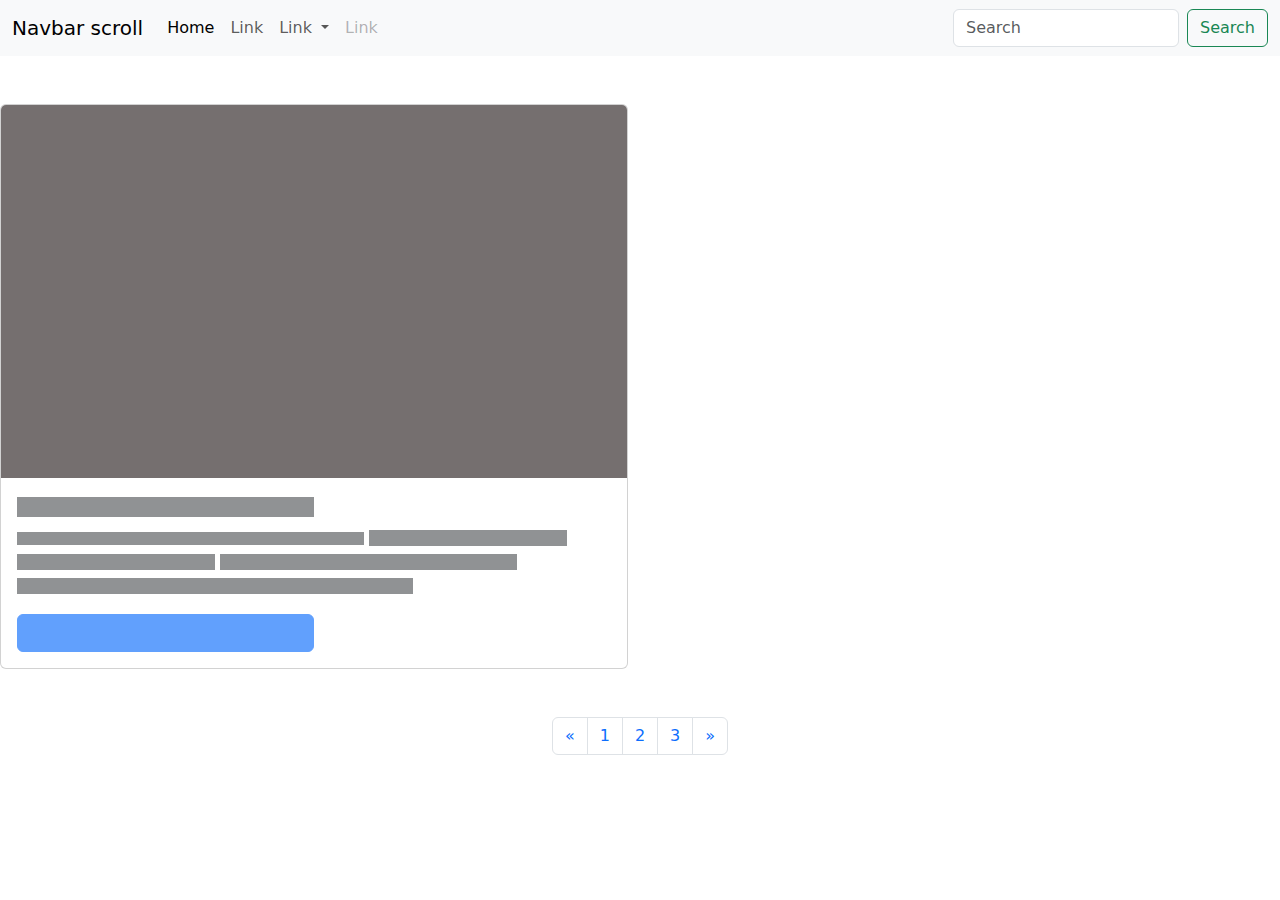
<file: paging+placehold+offcanvas+etc.html>
<!DOCTYPE html>
<html lang="pt-br">
<head>
    <meta charset="UTF-8">
    <meta http-equiv="X-UA-Compatible" content="IE=edge">
    <meta name="viewport" content="width=device-width, initial-scale=1.0">
    <link rel="stylesheet" href="css/bootstrap.min.css">
    <link rel="stylesheet" href="css/outrosestilos.css">
    <title>Document</title>
</head>
<body>
  <nav class="navbar navbar-expand-lg bg-body-tertiary">
    <div class="container-fluid">
      <a class="navbar-brand" href="#">Navbar scroll</a>
      <!--Mudando o data-bs-toggle para offcanvas e mudando o  target para o ID do offcanvas, faz com q esse botão ative o offcanvas, da para usar o offcanvas de várias maneiras, esse exemplo foi em um menu-->
      <button class="navbar-toggler" type="button" data-bs-toggle="offcanvas" data-bs-target="#offcanvasExample" aria-controls="navbarScroll" aria-expanded="false" aria-label="Toggle navigation">
        <span class="navbar-toggler-icon"></span>
      </button>
      <div class="collapse navbar-collapse" id="navbarScroll">
        <ul class="navbar-nav me-auto my-2 my-lg-0 navbar-nav-scroll" style="--bs-scroll-height: 100px;">
          <li class="nav-item">
            <a class="nav-link active" aria-current="page" href="#">Home</a>
          </li>
          <li class="nav-item">
            <a class="nav-link" href="#">Link</a>
          </li>
          <li class="nav-item dropdown">
            <a class="nav-link dropdown-toggle" href="#" role="button" data-bs-toggle="dropdown" aria-expanded="false">
              Link
            </a>
            <ul class="dropdown-menu">
              <li><a class="dropdown-item" href="#">Action</a></li>
              <li><a class="dropdown-item" href="#">Another action</a></li>
              <li><hr class="dropdown-divider"></li>
              <li><a class="dropdown-item" href="#">Something else here</a></li>
            </ul>
          </li>
          <li class="nav-item">
            <a class="nav-link disabled">Link</a>
          </li>
        </ul>
        <form class="d-flex" role="search">
          <input class="form-control me-2" type="search" placeholder="Search" aria-label="Search">
          <button class="btn btn-outline-success" type="submit">Search</button>
        </form>
      </div>
    </div>
  </nav>

  <div class="mt-5">
    <div class="row">
    <div class="col-6">
      <!--Esse é o card com o placeholder, quando o conteúdo estiver carrendo, assim q ele será mostrado, mas essa parte é mais no back-end-->
      <div class="card" aria-hidden="true">
        <img src="img/cor.jpg" class="card-img-top" alt="...">
        <div class="card-body">
          <h5 class="card-title placeholder-glow">
            <span class="placeholder col-6"></span>
          </h5>
          <!--Com o glow, faz ele ficar essa maneira. E esses span é para controlar o tamanho das linhas q estão lá, e no doc components/placeholders está mostrando como alterar a grossura etc...-->
          <p class="card-text placeholder-glow">
            <!--Ficou mais fina com o sm-->
            <span class="placeholder col-7 placeholder-sm"></span>
            <span class="placeholder col-4"></span>
            <span class="placeholder col-4"></span>
            <span class="placeholder col-6"></span>
            <span class="placeholder col-8"></span>
          </p>
          <a href="#" tabindex="-1" class="btn btn-primary disabled placeholder col-6"></a>
      </div>
    </div>
   </div>
   </div>
  </div>
  

  <!--Esse é tipo um menu para alterar as páginas, mas ele é melhor trabalhado no back-end, com php etc...-->
  <footer class="mt-5">
    <nav aria-label="Page navigation example">
      <!--Com o justify-content-center, vc deixa ele no centro, se for star no final fica na esquerda,etc..-->
      <ul class="pagination justify-content-center">
        <li class="page-item">
          <a class="page-link" href="#" aria-label="Previous">
            <span aria-hidden="true">&laquo;</span>
          </a>
        </li>
        <li class="page-item"><a class="page-link" href="#">1</a></li>
        <li class="page-item"><a class="page-link" href="#">2</a></li>
        <li class="page-item"><a class="page-link" href="#">3</a></li>
        <li class="page-item">
          <a class="page-link" href="#" aria-label="Next">
            <span aria-hidden="true">&raquo;</span>
          </a>
        </li>
      </ul>
    </nav>
  </footer>
 


  <!--Igual ao modal, o offcanvas é melhor deixar ele embaixo, o offcanvas é uma tela q só aparece quando é chamada, usando o offcanvas-end ele fica a direito, o top encima,etc... Da para ativar ele de várias maneiras qualquer coisa é só ir no doc components/offcanvas  -->
  <div class="offcanvas offcanvas-end" tabindex="-1" id="offcanvasExample" aria-labelledby="offcanvasExampleLabel">
    <div class="offcanvas-header">
      <h5 class="offcanvas-title" id="offcanvasExampleLabel">Offcanvas</h5>
      <button type="button" class="btn-close" data-bs-dismiss="offcanvas" aria-label="Close"></button>
    </div>
    <div class="offcanvas-body">
      <div>
        Some text as placeholder. In real life you can have the elements you have chosen. Like, text, images, lists, etc.
      </div>
      <div class="dropdown mt-3">
        <button class="btn btn-secondary dropdown-toggle" type="button" data-bs-toggle="dropdown">
          Dropdown button
        </button>
        <ul class="dropdown-menu">
          <li><a class="dropdown-item" href="#">Action</a></li>
          <li><a class="dropdown-item" href="#">Another action</a></li>
          <li><a class="dropdown-item" href="#">Something else here</a></li>
        </ul>
      </div>
    </div>
  </div>    

<script src="js/bootstrap.bundle.min.js"></script>
</body>
</html>
</file>
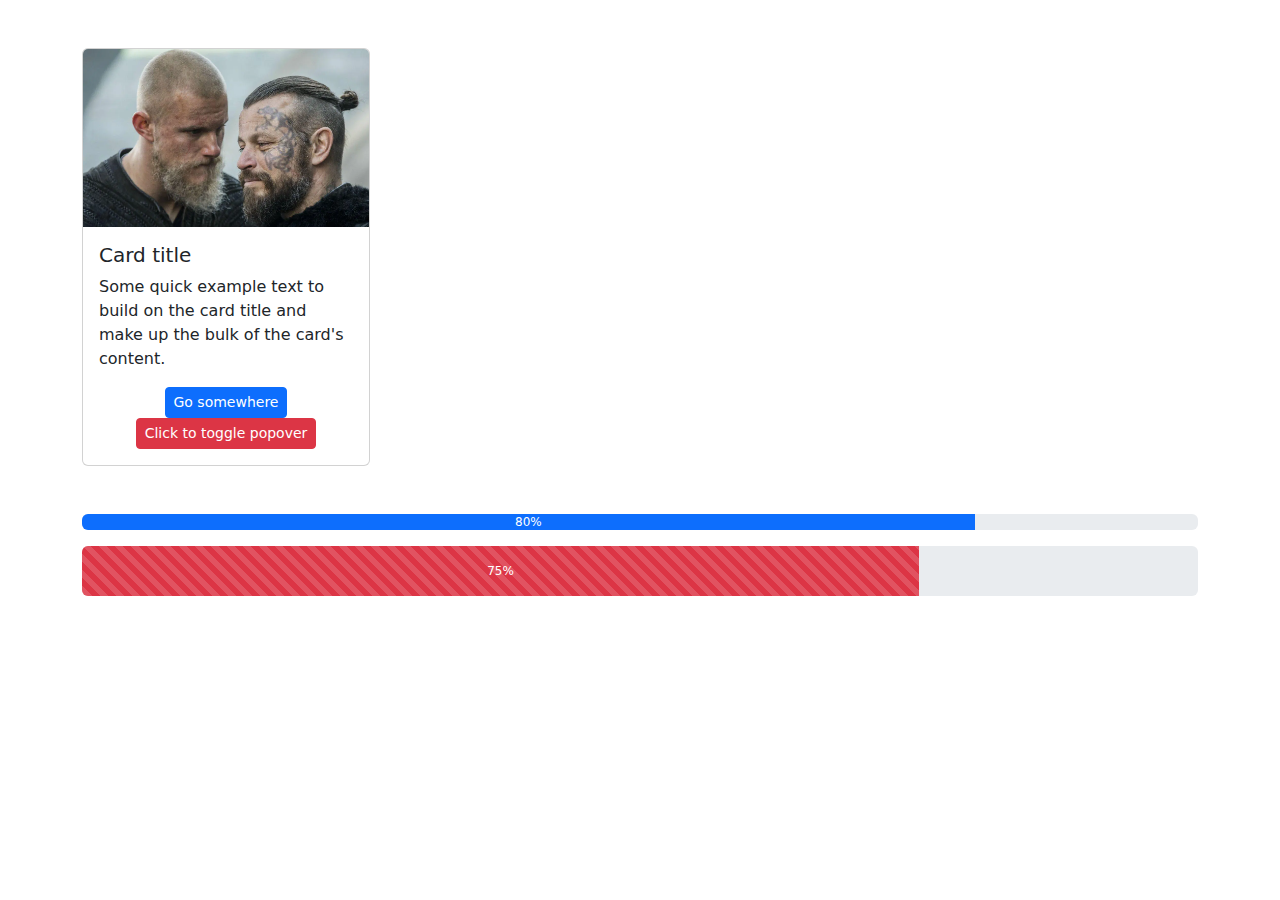
<file: popover+progressbar.html>
<!DOCTYPE html>
<html lang="pt-br">
<head>
    <meta charset="UTF-8">
    <meta http-equiv="X-UA-Compatible" content="IE=edge">
    <meta name="viewport" content="width=device-width, initial-scale=1.0">
    <link rel="stylesheet" href="css/bootstrap.min.css">
    <link rel="stylesheet" href="css/outrosestilos.css">
    <title>Document</title>
</head>
<body>
<div class="container">
  <div class="mt-5 mb-5">
    <div class="card" style="width: 18rem;">
      <img src="img/encarar.jpg" class="card-img-top" alt="...">
      <div class="card-body">
        <h5 class="card-title">Card title</h5>
        <p class="card-text">Some quick example text to build on the card title and make up the bulk of the card's content.</p>
          <div class="text-center">
            <a href="#" class="btn-sm btn btn-primary">Go somewhere</a>
            <button type="button" class="btn btn-sm btn-danger" data-bs-toggle="popover" data-bs-title="Popover title" data-bs-content="And here's some amazing content. It's very engaging. Right?">Click to toggle popover</button>
        </div>
      </div>
    </div>
    <div class="mt-5 progress">
      <!--Essaa é a barra de progesso, para mudar aonde o azul vai estar, vc pode colocar a classe w-e um número q começa a partir de 25, ou 50 ou 75 etc...ai vc coloca o value now o mesmo q esta no w, pq é esse valor q vai ser visto pelo reesponsavel o w é o efeito visual, e tem o valor maximo da barro e o minimo, vc pode mudar o progresso delea usando o style width e colcoar 30% por exemplo, ai da para colocar a quantidade que quiser-->
      <div style="width: 80%;" class="progress-bar" aria-label="Basic example" sty role="progressbar" aria-valuenow="30" aria-valuemin="0" aria-valuemax="100">80%
      </div>
    </div>
    <div class="mt-3">
      <!--Usando o stye height , da para aumentar a grossura da barra de progresso-->
      <div class="progress" role="progressbar" aria-label="Basic example" aria-valuenow="75" aria-valuemin="0" aria-valuemax="100" style="height: 50px;">
        <!--Mas esse progressbar tem q estar separado, diferente do de cima-->
        <!--Com o bg- e o nome da cor, da para alterar a corm com o striped a barra fica listrada, e com o animated ela fica animada, tem mais exemplos no doc components/progress bar-->
        <div class="progress-bar bg-danger progress-bar-striped progress-bar-animated w-75" >75%</div>
      </div>
    </div>
  </div>
</div> 
  




<script>
  var popoverTriggerList = [].slice.call(document.querySelectorAll('[data-bs-toggle="popover"]'))
  var popoverList = popoverTriggerList.map(function (popoverTriggerEl) {
  return new bootstrap.Popover(popoverTriggerEl)
})
</script>
<script src="js/bootstrap.bundle.min.js"></script>
</body>
</html>
</file>
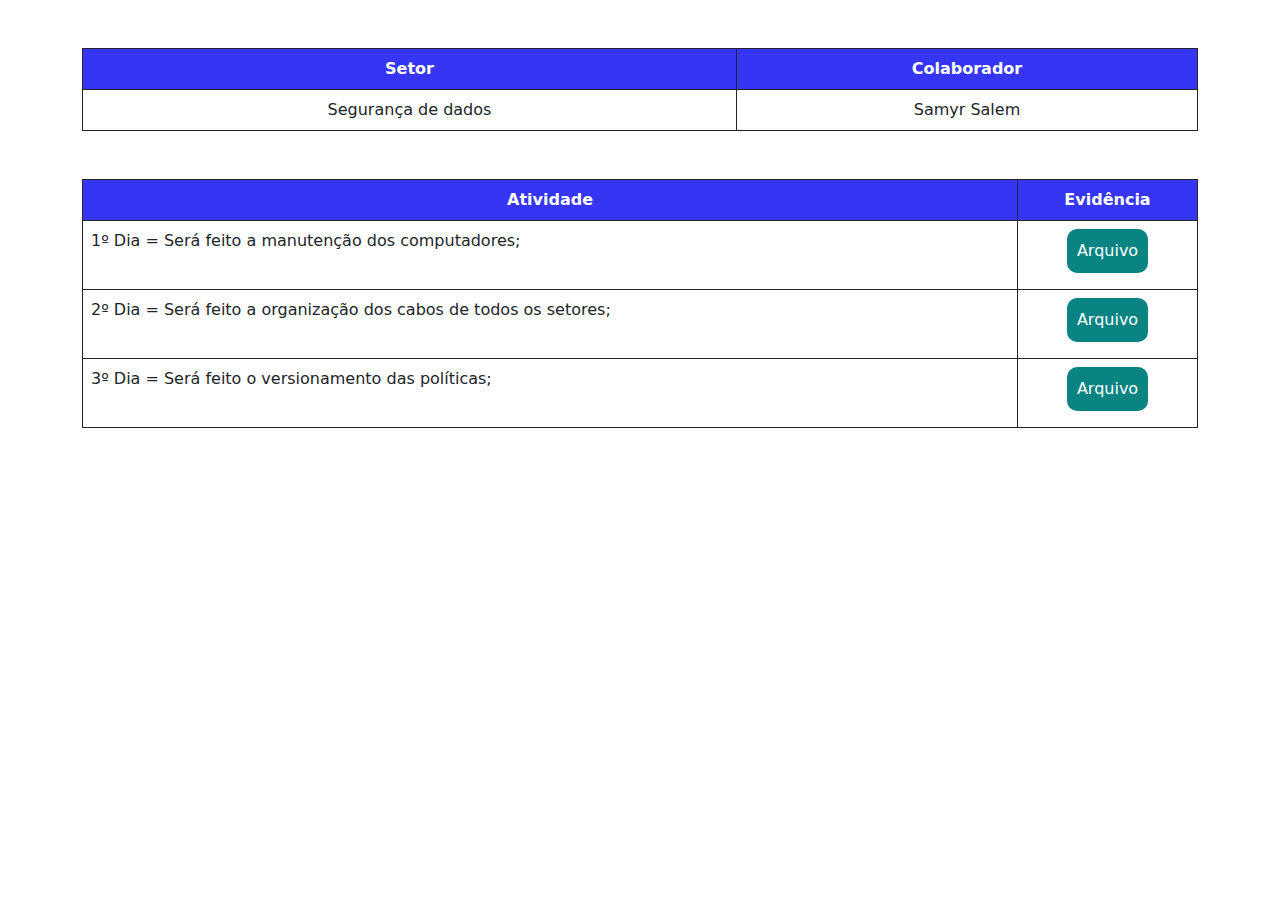
<file: ProjetoSendoTrabalhado.html>
<!DOCTYPE html>
<html lang="pt-br">
<head>
    <meta charset="UTF-8">
    <meta http-equiv="X-UA-Compatible" content="IE=edge">
    <meta name="viewport" content="width=device-width, initial-scale=1.0">
    <link rel="stylesheet" href="css/bootstrap.min.css">
    <link rel="stylesheet" href="css/outrosestilos.css">
    <title>Document</title>
</head>
<body>
<div class="container">
  <div class="mt-5">
  <table  class="table table-bordered border-dark">
    <thead>
      <tr>
        <th style="background-color: rgb(53, 53, 243);" class="text-white text-center">Setor</th>
        <th style="background-color: rgb(53, 53, 243);" class="text-white text-center">Colaborador</th>
      </tr>
    </thead>
    <tbody>
      <td class=" text-center">Segurança de dados</td>
      <td class="text-center">Samyr Salem</td>
    </tbody>
  </table>
  </div>
  <div class="mt-5 mb-5">
   <table class="table table-bordered border-dark"> 
    <thead>
      <tr>
        <th style="background-color: rgb(53, 53, 243);" class="text-white text-center">Atividade</th>
        <th style="background-color: rgb(53, 53, 243);" class="text-white text-center">Evidência</th>
      </tr>
    </thead>
    <tbody>
      <tr>
        <td class=" text-left">1º Dia = Será feito a manutenção dos computadores;</td>
        <td class="text-center"> <label for="formFileMultiple" class="form-label estilizando">Arquivo</label> 
        <input class="form-control border-dark filenone " type="file" id="formFileMultiple" multiple></td>
     </tr>
     <tr>
        <td class=" text-left"> 2º Dia = Será feito a organização dos cabos de todos os setores;</td>
       <td class="text-center"> <label for="formFileMultiple" class="form-label estilizando">Arquivo</label> 
       <input class="form-control border-dark filenone" type="file" id="formFileMultiple" multiple></td>
    </tr>
    <tr>
        <td class=" text-left">3º Dia = Será feito o versionamento das políticas;</td>
        <td class="text-center"> <label for="formFileMultiple" class="form-label estilizando">Arquivo</label> 
        <input class="form-control border-dark filenone" type="file" id="formFileMultiple" multiple></td>
    </tr>
    </tbody>
  </table>
  </div>
  <!--<div class="card mt-5 border-dark">
    <div style="background-color: rgb(53, 53, 243);" class="card-header text-center text-white">
     <b>Rotina</b>
    </div>
    <div>
    </div>
    <div class="card-body">
      <div class="mb-3">
        <div class="mb-3">
          <div class="row">
        </div>
        <div>
          
        </div>
          <textarea class="form-control border-dark" id="exampleFormControlTextarea1" rows="3" placeholder="1º Dia = Será feito a manutenção dos computadores; 
2º Dia = Será feito a organização dos cabos de todos os setores;
3º Dia = Será feito o versionamento das políticas;"></textarea>
        </div>
        <input class="form-control border-dark" type="file" id="formFileMultiple" multiple>
      </div>
    </div>
  </div>-->
</div>
<script src="js/bootstrap.bundle.min.js"></script>
</body>
</html>
</file>
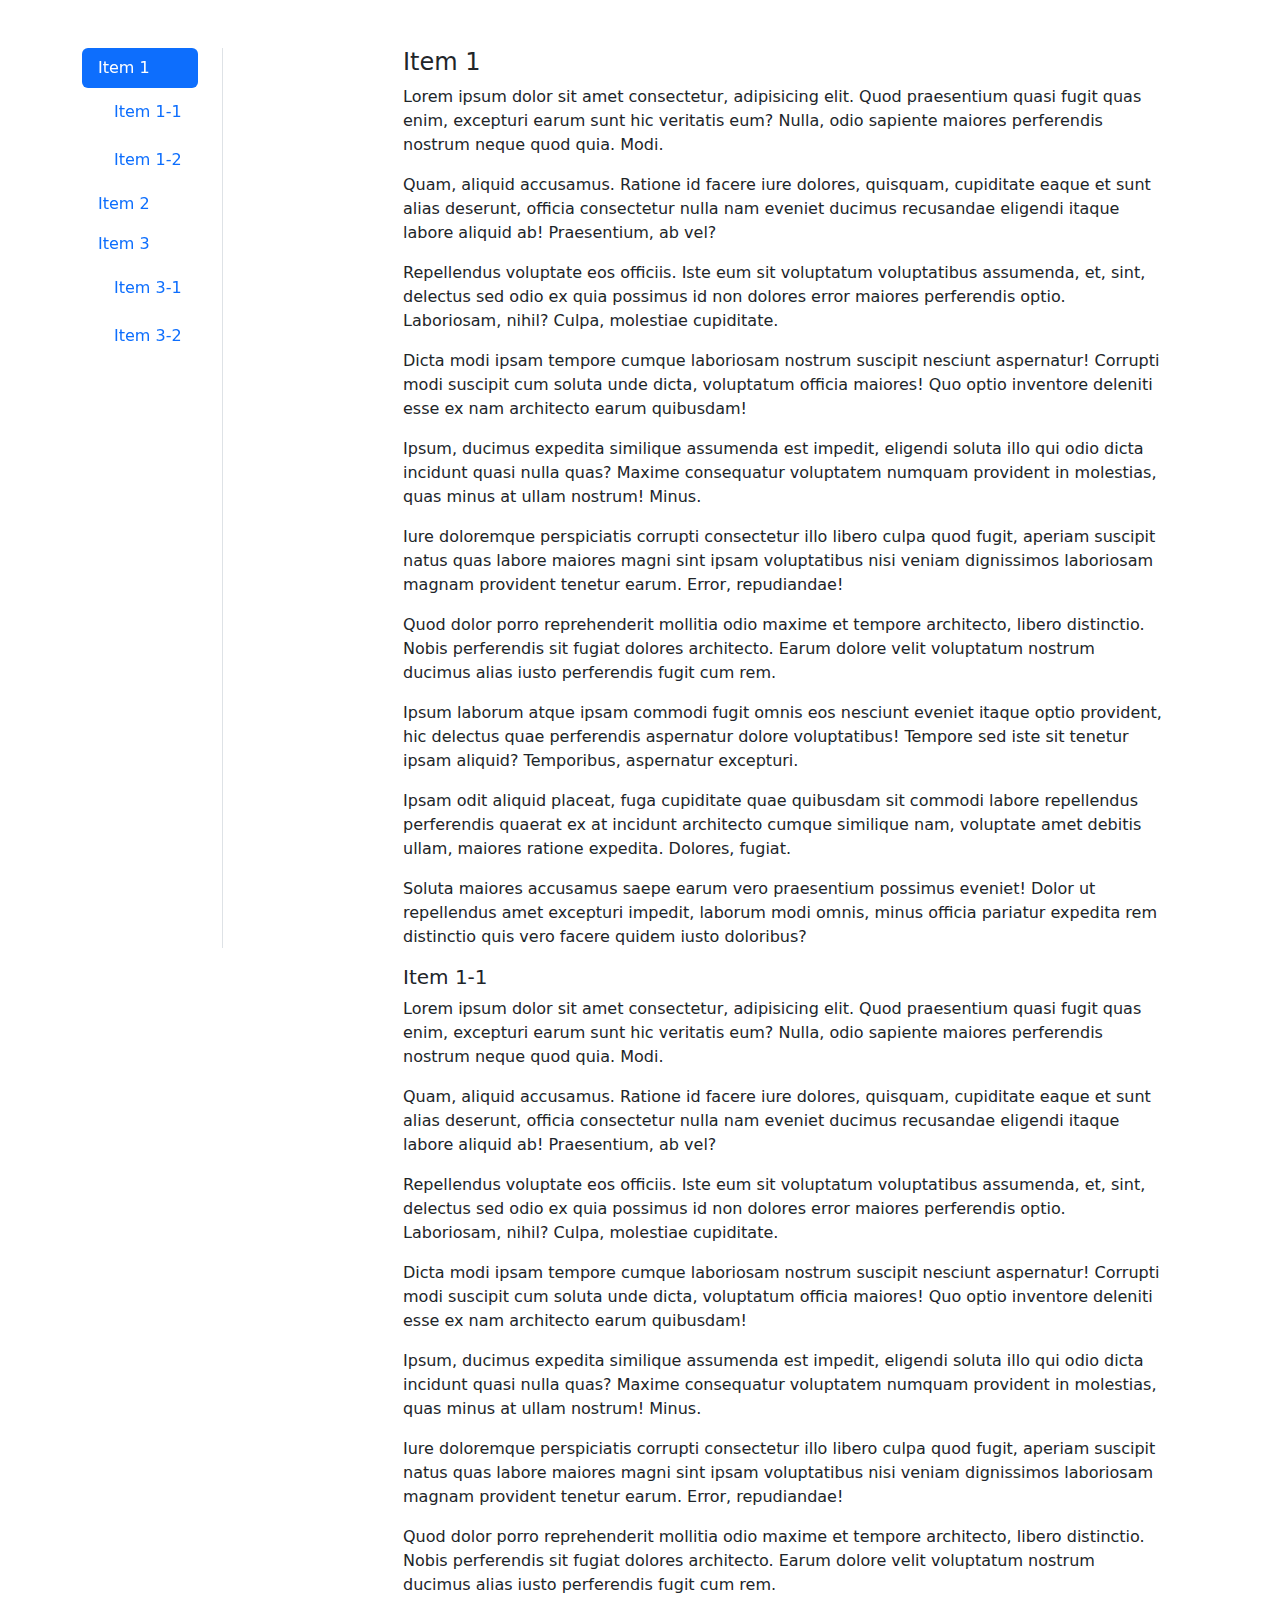
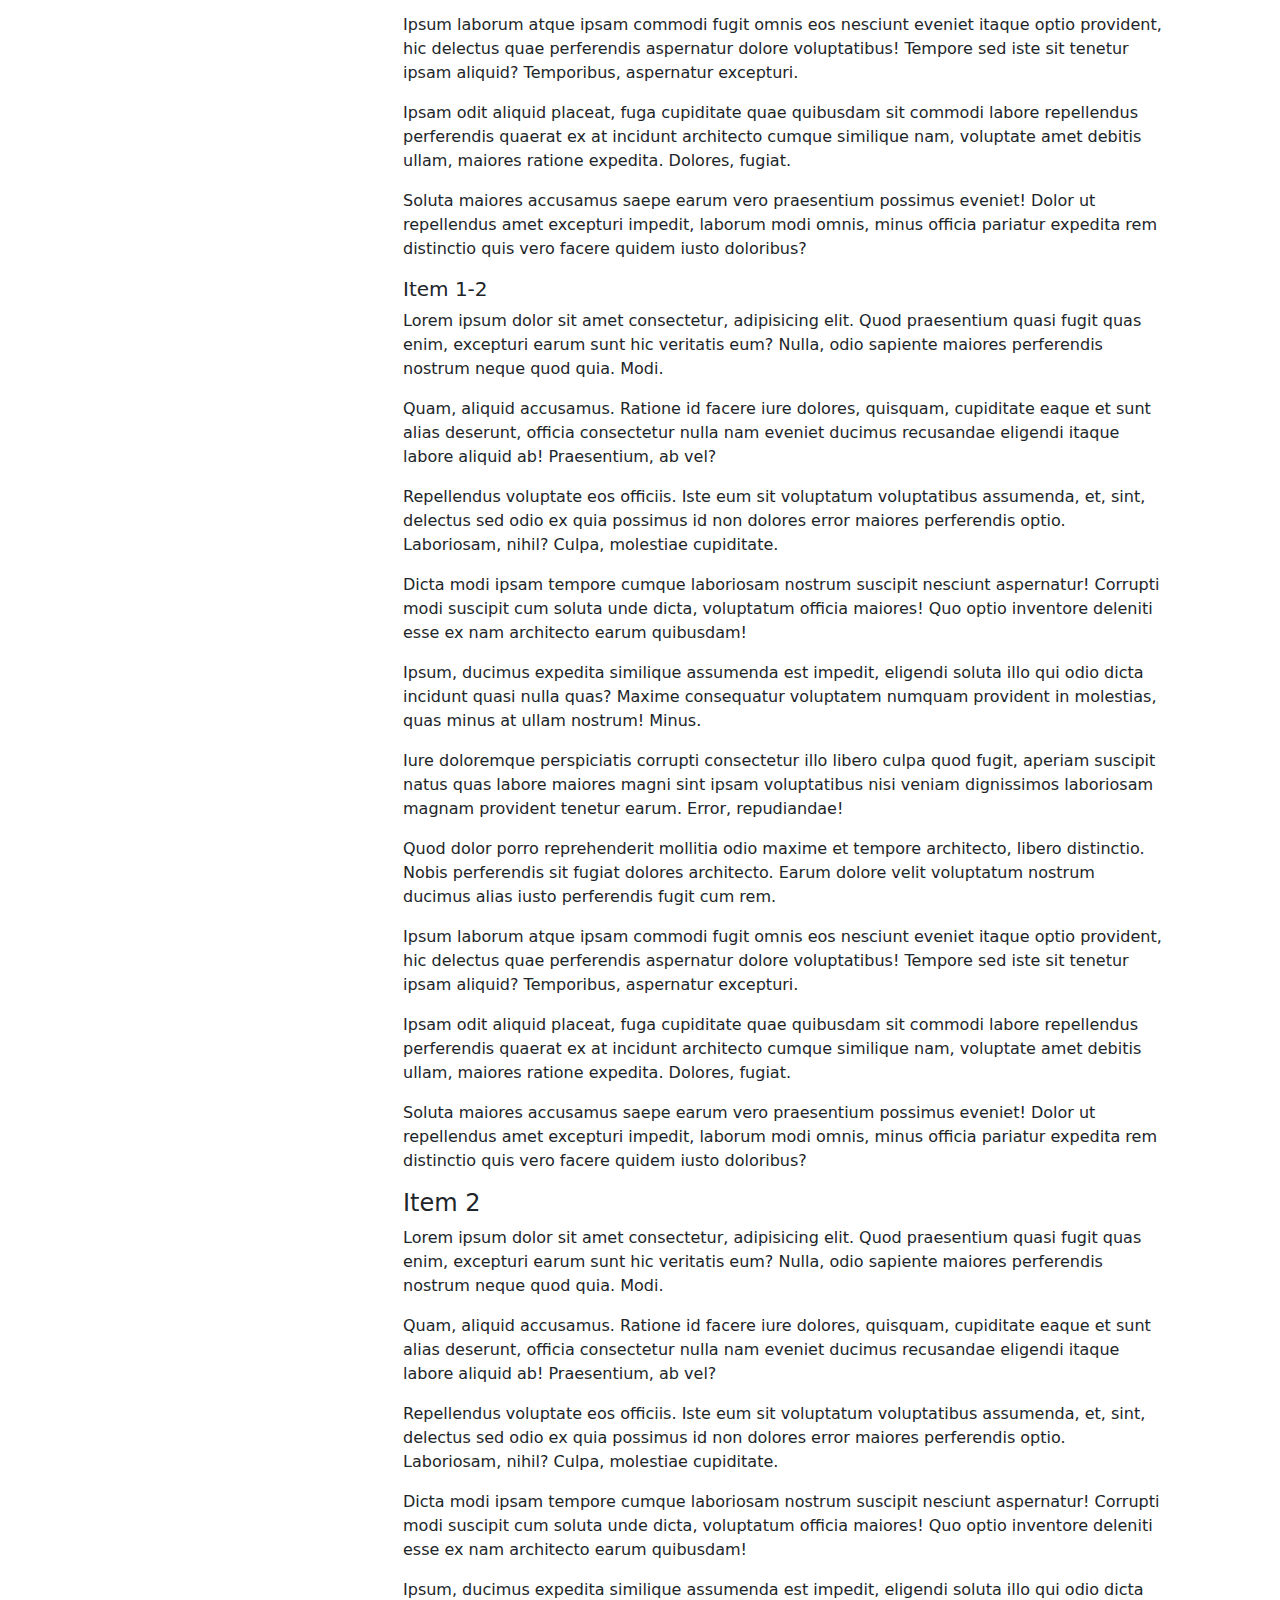
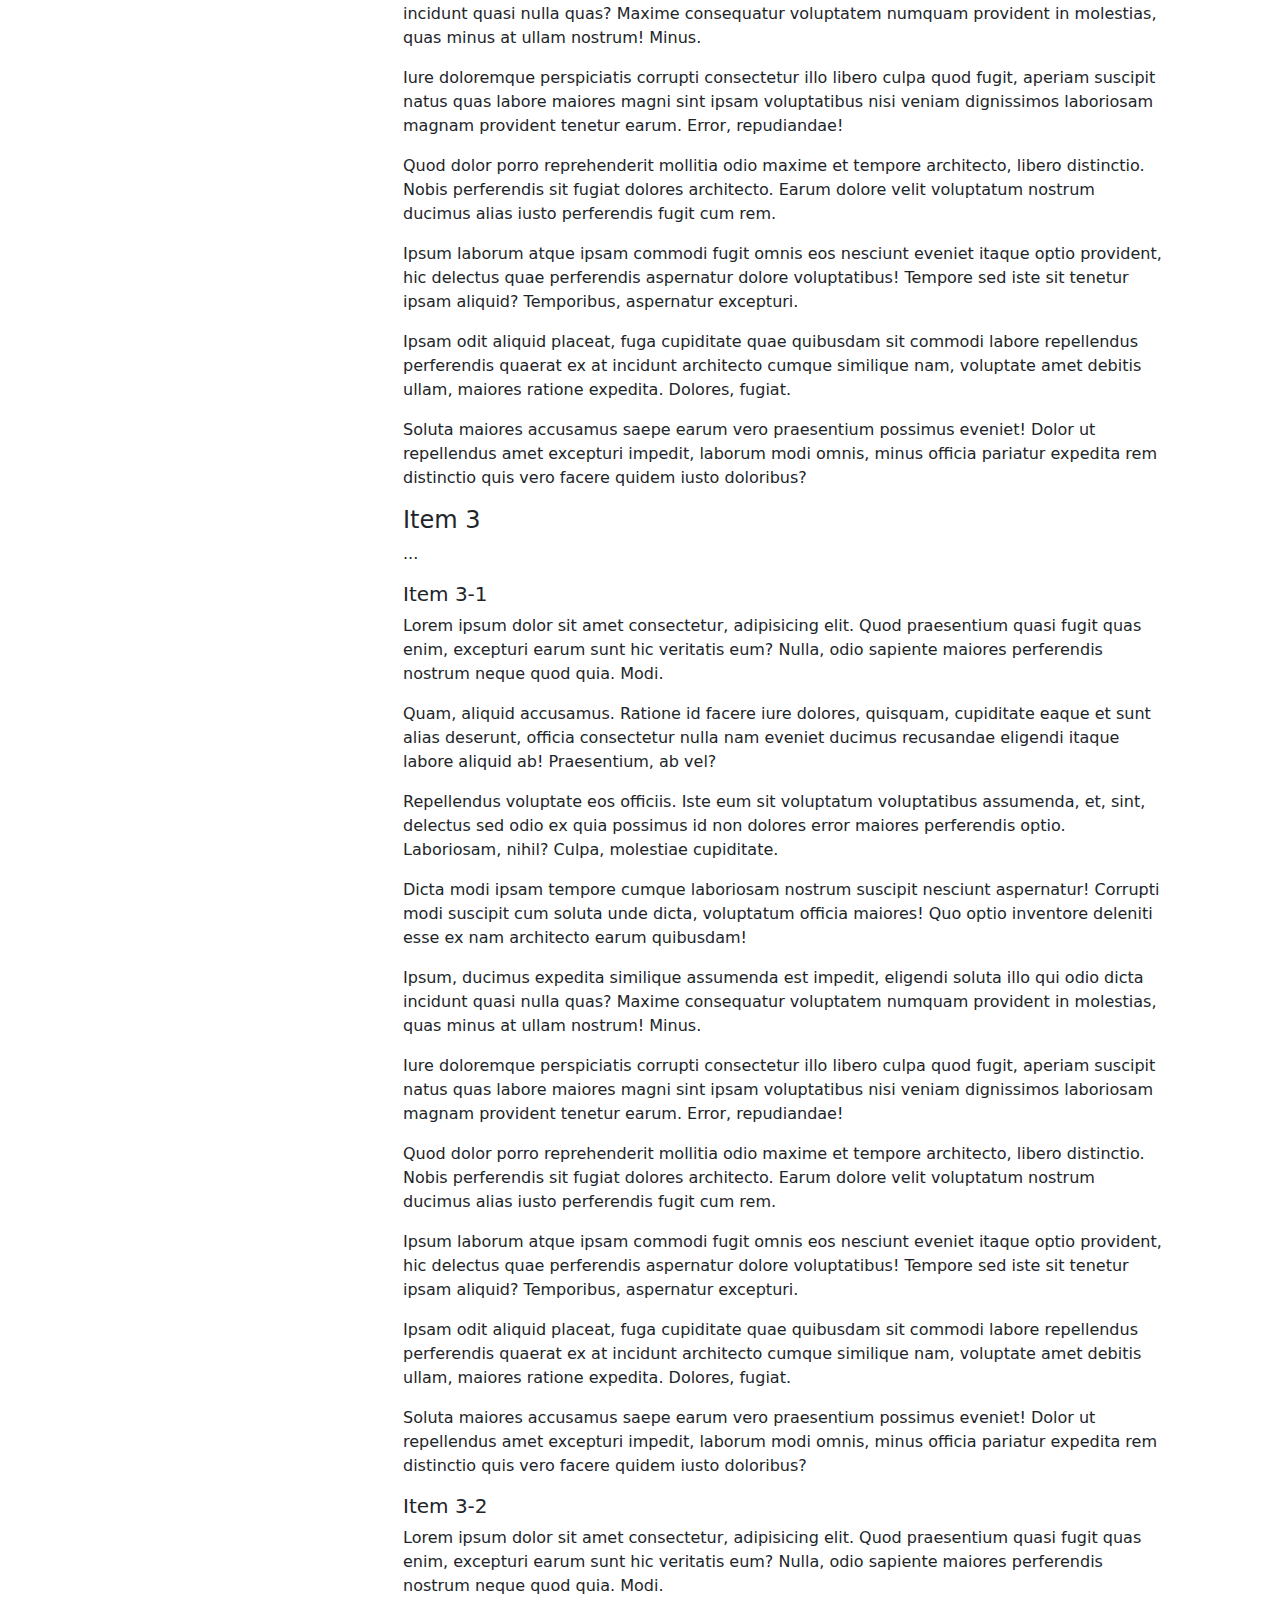
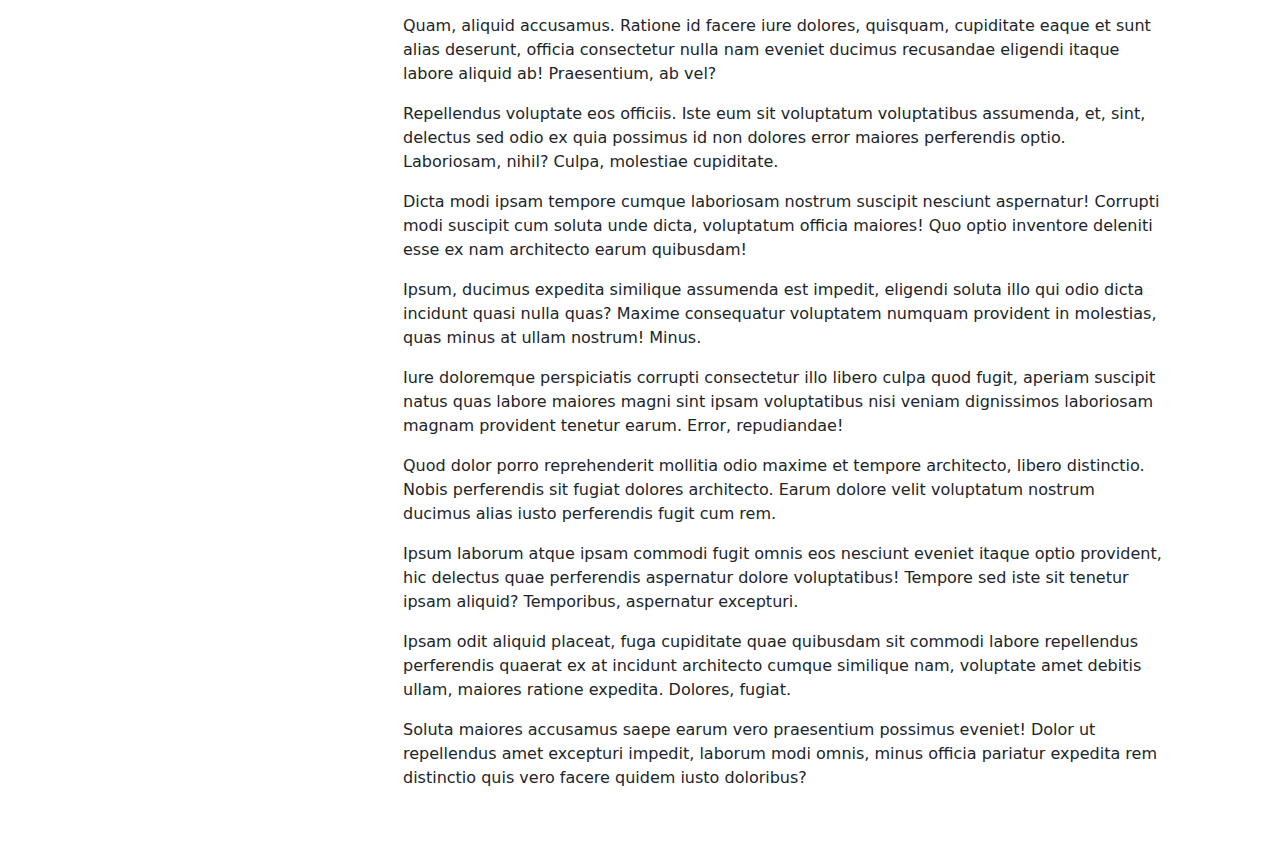
<file: scrollspy.html>
<!DOCTYPE html>
<html lang="pt-br">
<head>
    <meta charset="UTF-8">
    <meta http-equiv="X-UA-Compatible" content="IE=edge">
    <meta name="viewport" content="width=device-width, initial-scale=1.0">
    <link rel="stylesheet" href="css/bootstrap.min.css">
    <link rel="stylesheet" href="css/outrosestilos.css">
    <title>Document</title>
</head>
<!--Esse é o scrollspy, ele acompanha oq o usuárioo esta lendo, fica mostrando ao lado ou encima,etc.. aonde o usuáriuo esta na leitura,tópico, e se ele clicar nesse mini menu, o usuário será levado para o tópico que ele clicou-->
<!--Para usar essa propriedade é necessário colocar alguns atributos no body, como abaixo, tem q por a position relative, o data-bs-spy=scroll e o target q no caso vai ser o ID do navbar-->
<body class="position-relative"  data-bs-spy="scroll" data-bs-target="#iddonavbar">
<div class="container">
  <div class="row">
    <div class="col-3 mt-5">
      <!--Usando essa position fixed, o navbar vai ficar fixo, tem a classe sticky q faz ele ficar fixo também, mas n funcionou nesse caso-->
      <nav id="iddonavbar" style="position: fixed;" class="h-100 flex-column align-items-stretch pe-4 border-end">
        <nav class="nav nav-pills flex-column">
          <a class="nav-link" href="#item-1">Item 1</a>
          <nav class="nav nav-pills flex-column">
            <!--Essas são as colunas desse menu, da para acresecentar, mudar ou tirar algum caso necessário-->
            <a class="nav-link ms-3 my-1" href="#item-1-1">Item 1-1</a>
            <a class="nav-link ms-3 my-1" href="#item-1-2">Item 1-2</a>
          </nav>
          <a class="nav-link" href="#item-2">Item 2</a>
          <a class="nav-link" href="#item-3">Item 3</a>
          <nav class="nav nav-pills flex-column">
            <a class="nav-link ms-3 my-1" href="#item-3-1">Item 3-1</a>
            <a class="nav-link ms-3 my-1" href="#item-3-2">Item 3-2</a>
          </nav>
        </nav>
      </nav>
    </div>
    
    <div class="col-9 p-5">
      <div data-bs-spy="scroll" data-bs-target="#navbar-example3" data-bs-smooth-scroll="true" class="scrollspy-example-2" tabindex="0">
        <div id="item-1">
          <!--Esse é o conteúdo-->
          <h4>Item 1</h4>
          <p>Lorem ipsum dolor sit amet consectetur, adipisicing elit. Quod praesentium quasi fugit quas enim, excepturi earum sunt hic veritatis eum? Nulla, odio sapiente maiores perferendis nostrum neque quod quia. Modi.</p>
          <p>Quam, aliquid accusamus. Ratione id facere iure dolores, quisquam, cupiditate eaque et sunt alias deserunt, officia consectetur nulla nam eveniet ducimus recusandae eligendi itaque labore aliquid ab! Praesentium, ab vel?</p>
          <p>Repellendus voluptate eos officiis. Iste eum sit voluptatum voluptatibus assumenda, et, sint, delectus sed odio ex quia possimus id non dolores error maiores perferendis optio. Laboriosam, nihil? Culpa, molestiae cupiditate.</p>
          <p>Dicta modi ipsam tempore cumque laboriosam nostrum suscipit nesciunt aspernatur! Corrupti modi suscipit cum soluta unde dicta, voluptatum officia maiores! Quo optio inventore deleniti esse ex nam architecto earum quibusdam!</p>
          <p>Ipsum, ducimus expedita similique assumenda est impedit, eligendi soluta illo qui odio dicta incidunt quasi nulla quas? Maxime consequatur voluptatem numquam provident in molestias, quas minus at ullam nostrum! Minus.</p>
          <p>Iure doloremque perspiciatis corrupti consectetur illo libero culpa quod fugit, aperiam suscipit natus quas labore maiores magni sint ipsam voluptatibus nisi veniam dignissimos laboriosam magnam provident tenetur earum. Error, repudiandae!</p>
          <p>Quod dolor porro reprehenderit mollitia odio maxime et tempore architecto, libero distinctio. Nobis perferendis sit fugiat dolores architecto. Earum dolore velit voluptatum nostrum ducimus alias iusto perferendis fugit cum rem.</p>
          <p>Ipsum laborum atque ipsam commodi fugit omnis eos nesciunt eveniet itaque optio provident, hic delectus quae perferendis aspernatur dolore voluptatibus! Tempore sed iste sit tenetur ipsam aliquid? Temporibus, aspernatur excepturi.</p>
          <p>Ipsam odit aliquid placeat, fuga cupiditate quae quibusdam sit commodi labore repellendus perferendis quaerat ex at incidunt architecto cumque similique nam, voluptate amet debitis ullam, maiores ratione expedita. Dolores, fugiat.</p>
          <p>Soluta maiores accusamus saepe earum vero praesentium possimus eveniet! Dolor ut repellendus amet excepturi impedit, laborum modi omnis, minus officia pariatur expedita rem distinctio quis vero facere quidem iusto doloribus?</p>
        </div>
        <div id="item-1-1">
          <h5>Item 1-1</h5>
          <p>Lorem ipsum dolor sit amet consectetur, adipisicing elit. Quod praesentium quasi fugit quas enim, excepturi earum sunt hic veritatis eum? Nulla, odio sapiente maiores perferendis nostrum neque quod quia. Modi.</p>
          <p>Quam, aliquid accusamus. Ratione id facere iure dolores, quisquam, cupiditate eaque et sunt alias deserunt, officia consectetur nulla nam eveniet ducimus recusandae eligendi itaque labore aliquid ab! Praesentium, ab vel?</p>
          <p>Repellendus voluptate eos officiis. Iste eum sit voluptatum voluptatibus assumenda, et, sint, delectus sed odio ex quia possimus id non dolores error maiores perferendis optio. Laboriosam, nihil? Culpa, molestiae cupiditate.</p>
          <p>Dicta modi ipsam tempore cumque laboriosam nostrum suscipit nesciunt aspernatur! Corrupti modi suscipit cum soluta unde dicta, voluptatum officia maiores! Quo optio inventore deleniti esse ex nam architecto earum quibusdam!</p>
          <p>Ipsum, ducimus expedita similique assumenda est impedit, eligendi soluta illo qui odio dicta incidunt quasi nulla quas? Maxime consequatur voluptatem numquam provident in molestias, quas minus at ullam nostrum! Minus.</p>
          <p>Iure doloremque perspiciatis corrupti consectetur illo libero culpa quod fugit, aperiam suscipit natus quas labore maiores magni sint ipsam voluptatibus nisi veniam dignissimos laboriosam magnam provident tenetur earum. Error, repudiandae!</p>
          <p>Quod dolor porro reprehenderit mollitia odio maxime et tempore architecto, libero distinctio. Nobis perferendis sit fugiat dolores architecto. Earum dolore velit voluptatum nostrum ducimus alias iusto perferendis fugit cum rem.</p>
          <p>Ipsum laborum atque ipsam commodi fugit omnis eos nesciunt eveniet itaque optio provident, hic delectus quae perferendis aspernatur dolore voluptatibus! Tempore sed iste sit tenetur ipsam aliquid? Temporibus, aspernatur excepturi.</p>
          <p>Ipsam odit aliquid placeat, fuga cupiditate quae quibusdam sit commodi labore repellendus perferendis quaerat ex at incidunt architecto cumque similique nam, voluptate amet debitis ullam, maiores ratione expedita. Dolores, fugiat.</p>
          <p>Soluta maiores accusamus saepe earum vero praesentium possimus eveniet! Dolor ut repellendus amet excepturi impedit, laborum modi omnis, minus officia pariatur expedita rem distinctio quis vero facere quidem iusto doloribus?</p>        </div>
        <div id="item-1-2">
          <h5>Item 1-2</h5>
          <p>Lorem ipsum dolor sit amet consectetur, adipisicing elit. Quod praesentium quasi fugit quas enim, excepturi earum sunt hic veritatis eum? Nulla, odio sapiente maiores perferendis nostrum neque quod quia. Modi.</p>
          <p>Quam, aliquid accusamus. Ratione id facere iure dolores, quisquam, cupiditate eaque et sunt alias deserunt, officia consectetur nulla nam eveniet ducimus recusandae eligendi itaque labore aliquid ab! Praesentium, ab vel?</p>
          <p>Repellendus voluptate eos officiis. Iste eum sit voluptatum voluptatibus assumenda, et, sint, delectus sed odio ex quia possimus id non dolores error maiores perferendis optio. Laboriosam, nihil? Culpa, molestiae cupiditate.</p>
          <p>Dicta modi ipsam tempore cumque laboriosam nostrum suscipit nesciunt aspernatur! Corrupti modi suscipit cum soluta unde dicta, voluptatum officia maiores! Quo optio inventore deleniti esse ex nam architecto earum quibusdam!</p>
          <p>Ipsum, ducimus expedita similique assumenda est impedit, eligendi soluta illo qui odio dicta incidunt quasi nulla quas? Maxime consequatur voluptatem numquam provident in molestias, quas minus at ullam nostrum! Minus.</p>
          <p>Iure doloremque perspiciatis corrupti consectetur illo libero culpa quod fugit, aperiam suscipit natus quas labore maiores magni sint ipsam voluptatibus nisi veniam dignissimos laboriosam magnam provident tenetur earum. Error, repudiandae!</p>
          <p>Quod dolor porro reprehenderit mollitia odio maxime et tempore architecto, libero distinctio. Nobis perferendis sit fugiat dolores architecto. Earum dolore velit voluptatum nostrum ducimus alias iusto perferendis fugit cum rem.</p>
          <p>Ipsum laborum atque ipsam commodi fugit omnis eos nesciunt eveniet itaque optio provident, hic delectus quae perferendis aspernatur dolore voluptatibus! Tempore sed iste sit tenetur ipsam aliquid? Temporibus, aspernatur excepturi.</p>
          <p>Ipsam odit aliquid placeat, fuga cupiditate quae quibusdam sit commodi labore repellendus perferendis quaerat ex at incidunt architecto cumque similique nam, voluptate amet debitis ullam, maiores ratione expedita. Dolores, fugiat.</p>
          <p>Soluta maiores accusamus saepe earum vero praesentium possimus eveniet! Dolor ut repellendus amet excepturi impedit, laborum modi omnis, minus officia pariatur expedita rem distinctio quis vero facere quidem iusto doloribus?</p>        </div>
        <div id="item-2">
          <h4>Item 2</h4>
          <p>Lorem ipsum dolor sit amet consectetur, adipisicing elit. Quod praesentium quasi fugit quas enim, excepturi earum sunt hic veritatis eum? Nulla, odio sapiente maiores perferendis nostrum neque quod quia. Modi.</p>
          <p>Quam, aliquid accusamus. Ratione id facere iure dolores, quisquam, cupiditate eaque et sunt alias deserunt, officia consectetur nulla nam eveniet ducimus recusandae eligendi itaque labore aliquid ab! Praesentium, ab vel?</p>
          <p>Repellendus voluptate eos officiis. Iste eum sit voluptatum voluptatibus assumenda, et, sint, delectus sed odio ex quia possimus id non dolores error maiores perferendis optio. Laboriosam, nihil? Culpa, molestiae cupiditate.</p>
          <p>Dicta modi ipsam tempore cumque laboriosam nostrum suscipit nesciunt aspernatur! Corrupti modi suscipit cum soluta unde dicta, voluptatum officia maiores! Quo optio inventore deleniti esse ex nam architecto earum quibusdam!</p>
          <p>Ipsum, ducimus expedita similique assumenda est impedit, eligendi soluta illo qui odio dicta incidunt quasi nulla quas? Maxime consequatur voluptatem numquam provident in molestias, quas minus at ullam nostrum! Minus.</p>
          <p>Iure doloremque perspiciatis corrupti consectetur illo libero culpa quod fugit, aperiam suscipit natus quas labore maiores magni sint ipsam voluptatibus nisi veniam dignissimos laboriosam magnam provident tenetur earum. Error, repudiandae!</p>
          <p>Quod dolor porro reprehenderit mollitia odio maxime et tempore architecto, libero distinctio. Nobis perferendis sit fugiat dolores architecto. Earum dolore velit voluptatum nostrum ducimus alias iusto perferendis fugit cum rem.</p>
          <p>Ipsum laborum atque ipsam commodi fugit omnis eos nesciunt eveniet itaque optio provident, hic delectus quae perferendis aspernatur dolore voluptatibus! Tempore sed iste sit tenetur ipsam aliquid? Temporibus, aspernatur excepturi.</p>
          <p>Ipsam odit aliquid placeat, fuga cupiditate quae quibusdam sit commodi labore repellendus perferendis quaerat ex at incidunt architecto cumque similique nam, voluptate amet debitis ullam, maiores ratione expedita. Dolores, fugiat.</p>
          <p>Soluta maiores accusamus saepe earum vero praesentium possimus eveniet! Dolor ut repellendus amet excepturi impedit, laborum modi omnis, minus officia pariatur expedita rem distinctio quis vero facere quidem iusto doloribus?</p>        </div>
        <div id="item-3">
          <h4>Item 3</h4>
          <p>...</p>
        </div>
        <div id="item-3-1">
          <h5>Item 3-1</h5>
          <p>Lorem ipsum dolor sit amet consectetur, adipisicing elit. Quod praesentium quasi fugit quas enim, excepturi earum sunt hic veritatis eum? Nulla, odio sapiente maiores perferendis nostrum neque quod quia. Modi.</p>
          <p>Quam, aliquid accusamus. Ratione id facere iure dolores, quisquam, cupiditate eaque et sunt alias deserunt, officia consectetur nulla nam eveniet ducimus recusandae eligendi itaque labore aliquid ab! Praesentium, ab vel?</p>
          <p>Repellendus voluptate eos officiis. Iste eum sit voluptatum voluptatibus assumenda, et, sint, delectus sed odio ex quia possimus id non dolores error maiores perferendis optio. Laboriosam, nihil? Culpa, molestiae cupiditate.</p>
          <p>Dicta modi ipsam tempore cumque laboriosam nostrum suscipit nesciunt aspernatur! Corrupti modi suscipit cum soluta unde dicta, voluptatum officia maiores! Quo optio inventore deleniti esse ex nam architecto earum quibusdam!</p>
          <p>Ipsum, ducimus expedita similique assumenda est impedit, eligendi soluta illo qui odio dicta incidunt quasi nulla quas? Maxime consequatur voluptatem numquam provident in molestias, quas minus at ullam nostrum! Minus.</p>
          <p>Iure doloremque perspiciatis corrupti consectetur illo libero culpa quod fugit, aperiam suscipit natus quas labore maiores magni sint ipsam voluptatibus nisi veniam dignissimos laboriosam magnam provident tenetur earum. Error, repudiandae!</p>
          <p>Quod dolor porro reprehenderit mollitia odio maxime et tempore architecto, libero distinctio. Nobis perferendis sit fugiat dolores architecto. Earum dolore velit voluptatum nostrum ducimus alias iusto perferendis fugit cum rem.</p>
          <p>Ipsum laborum atque ipsam commodi fugit omnis eos nesciunt eveniet itaque optio provident, hic delectus quae perferendis aspernatur dolore voluptatibus! Tempore sed iste sit tenetur ipsam aliquid? Temporibus, aspernatur excepturi.</p>
          <p>Ipsam odit aliquid placeat, fuga cupiditate quae quibusdam sit commodi labore repellendus perferendis quaerat ex at incidunt architecto cumque similique nam, voluptate amet debitis ullam, maiores ratione expedita. Dolores, fugiat.</p>
          <p>Soluta maiores accusamus saepe earum vero praesentium possimus eveniet! Dolor ut repellendus amet excepturi impedit, laborum modi omnis, minus officia pariatur expedita rem distinctio quis vero facere quidem iusto doloribus?</p>        </div>
        <div id="item-3-2">
          <h5>Item 3-2</h5>
          <p>Lorem ipsum dolor sit amet consectetur, adipisicing elit. Quod praesentium quasi fugit quas enim, excepturi earum sunt hic veritatis eum? Nulla, odio sapiente maiores perferendis nostrum neque quod quia. Modi.</p>
          <p>Quam, aliquid accusamus. Ratione id facere iure dolores, quisquam, cupiditate eaque et sunt alias deserunt, officia consectetur nulla nam eveniet ducimus recusandae eligendi itaque labore aliquid ab! Praesentium, ab vel?</p>
          <p>Repellendus voluptate eos officiis. Iste eum sit voluptatum voluptatibus assumenda, et, sint, delectus sed odio ex quia possimus id non dolores error maiores perferendis optio. Laboriosam, nihil? Culpa, molestiae cupiditate.</p>
          <p>Dicta modi ipsam tempore cumque laboriosam nostrum suscipit nesciunt aspernatur! Corrupti modi suscipit cum soluta unde dicta, voluptatum officia maiores! Quo optio inventore deleniti esse ex nam architecto earum quibusdam!</p>
          <p>Ipsum, ducimus expedita similique assumenda est impedit, eligendi soluta illo qui odio dicta incidunt quasi nulla quas? Maxime consequatur voluptatem numquam provident in molestias, quas minus at ullam nostrum! Minus.</p>
          <p>Iure doloremque perspiciatis corrupti consectetur illo libero culpa quod fugit, aperiam suscipit natus quas labore maiores magni sint ipsam voluptatibus nisi veniam dignissimos laboriosam magnam provident tenetur earum. Error, repudiandae!</p>
          <p>Quod dolor porro reprehenderit mollitia odio maxime et tempore architecto, libero distinctio. Nobis perferendis sit fugiat dolores architecto. Earum dolore velit voluptatum nostrum ducimus alias iusto perferendis fugit cum rem.</p>
          <p>Ipsum laborum atque ipsam commodi fugit omnis eos nesciunt eveniet itaque optio provident, hic delectus quae perferendis aspernatur dolore voluptatibus! Tempore sed iste sit tenetur ipsam aliquid? Temporibus, aspernatur excepturi.</p>
          <p>Ipsam odit aliquid placeat, fuga cupiditate quae quibusdam sit commodi labore repellendus perferendis quaerat ex at incidunt architecto cumque similique nam, voluptate amet debitis ullam, maiores ratione expedita. Dolores, fugiat.</p>
          <p>Soluta maiores accusamus saepe earum vero praesentium possimus eveniet! Dolor ut repellendus amet excepturi impedit, laborum modi omnis, minus officia pariatur expedita rem distinctio quis vero facere quidem iusto doloribus?</p>        
        </div>
      </div>
    </div>
  </div>
</div>
</script>
<script src="js/bootstrap.bundle.min.js"></script>
</body>
</html>
</file>
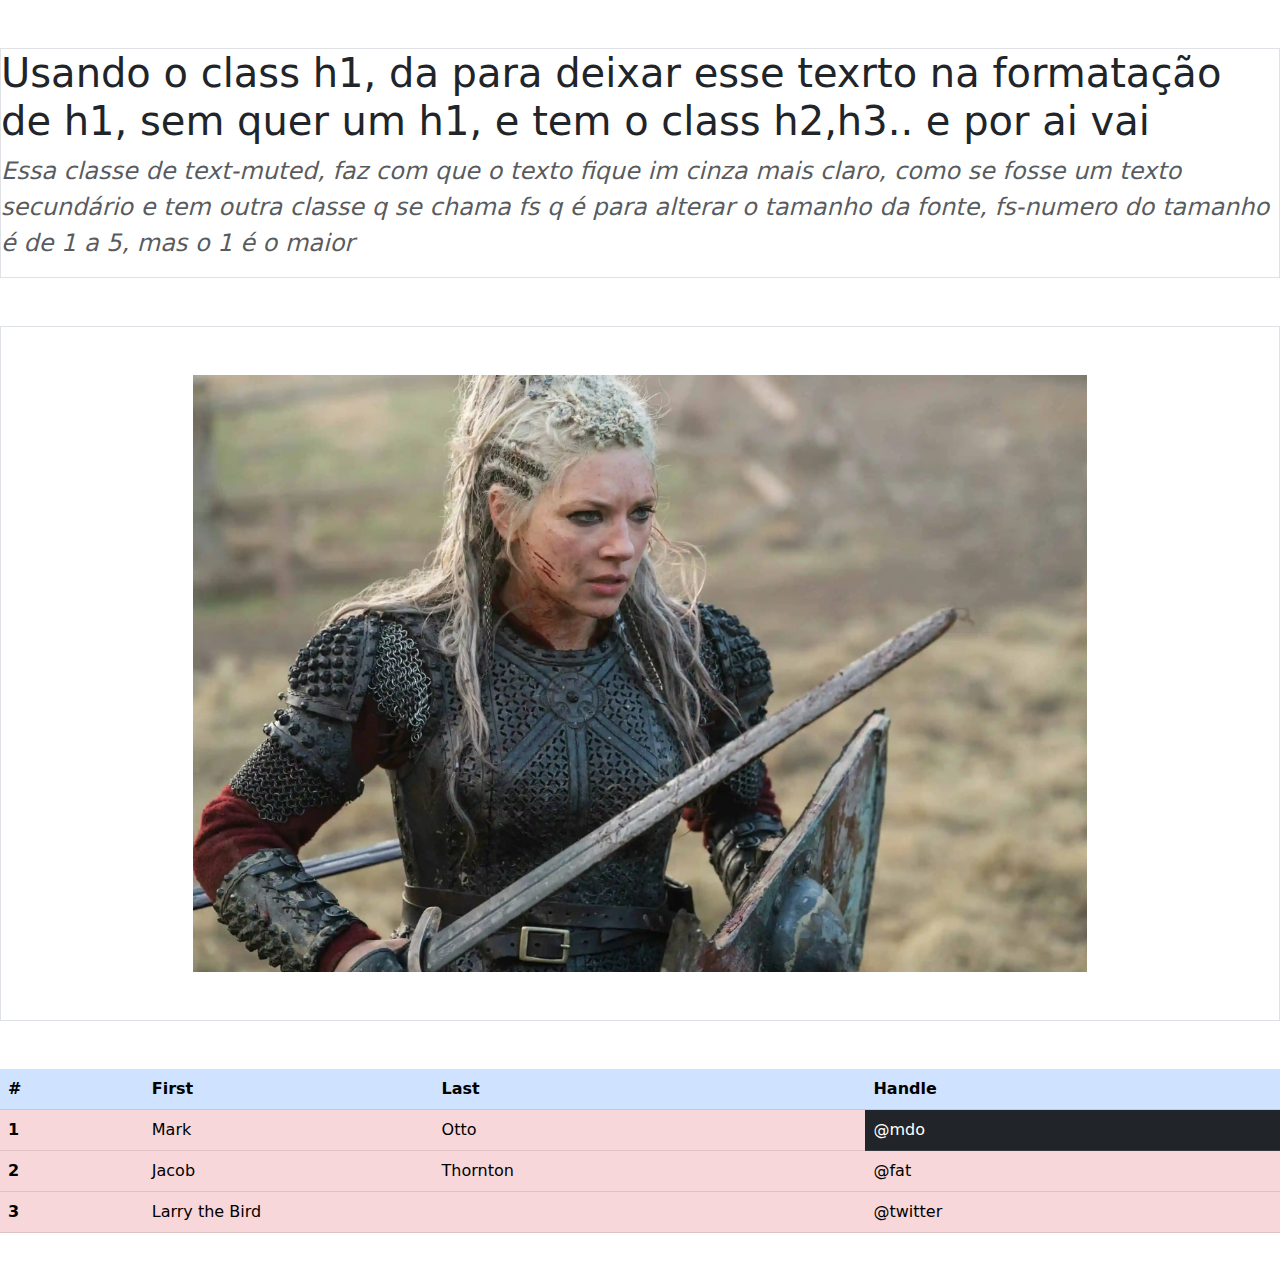
<file: Tabelas,posiconamento,container+.html>
<!DOCTYPE html>
<html lang="pt-br">
<head>
    <meta charset="UTF-8">
    <meta http-equiv="X-UA-Compatible" content="IE=edge">
    <meta name="viewport" content="width=device-width, initial-scale=1.0">
    <link rel="stylesheet" href="css/bootstrap.min.css">
    <title>Document</title>
</head>
<body>
    <div class="col-sm-12 border mt-5 mb-5">
        <p class="h1">Usando o class h1, da para deixar esse texrto na formatação de h1, sem quer um h1, e tem o class h2,h3.. e por ai vai</p>
        <i><p class="text-muted fs-4">Essa classe de text-muted, faz com que o texto fique im cinza mais claro, como se fosse um texto secundário e tem outra classe q se chama fs q é para alterar o tamanho da fonte, fs-numero do tamanho é de 1 a 5, mas o 1 é o maior </p></i>

    </div>
    <div class="border text-center mb-5">
        <!--Com o float-end , ele vai para o final no caso vai a direita, o float-start ele fica no começo q é a esquerda e com o text-center, vai ficar no meio-->
        <img style="width: 70%;" class="mt-5 mb-5 col-sm-12" src="img/largetyha.jpg">
    </div>
    <div>
      <!--Usando o table-mais alguma cor, de acordo com o nome q esta na documentação content/table. Pode ser colacada na tag table, ai vai ser na taabela toda, ou diratamente em uma clualr th ou em uma linha interia tr-->
      <table class="table mb-5 table-danger">
        <thead>
          <tr class="table-primary">
            <th scope="col">#</th>
            <th scope="col">First</th>
            <th scope="col">Last</th>
            <th scope="col">Handle</th>
          </tr>
        </thead>
        <tbody>
          <tr>
            <th scope="row">1</th>
            <td>Mark</td>
            <td>Otto</td>
            <td class="table-dark">@mdo</td>
          </tr>
          <tr>
            <th scope="row">2</th>
            <td>Jacob</td>
            <td>Thornton</td>
            <td>@fat</td>
          </tr>
          <tr>
            <th scope="row">3</th>
            <td colspan="2">Larry the Bird</td>
            <td>@twitter</td>
          </tr>
        </tbody>
      </table>
    </div>
</div>
<script src="js/bootstrap.bundle.min.js"></script>
</body>
</html>
</file>
<file: css/outrosestilos.css>
.filenone{
    display: none;
}

.estilizando{
    padding: 10px 10px;
    background-color: rgb(10, 131, 131);
    border-radius: 10px;
    color: white;
    transition: .5s;
}

.estilizando:hover{
    background-color: rgb(15, 182, 182);
    color: black;
}
</file>
